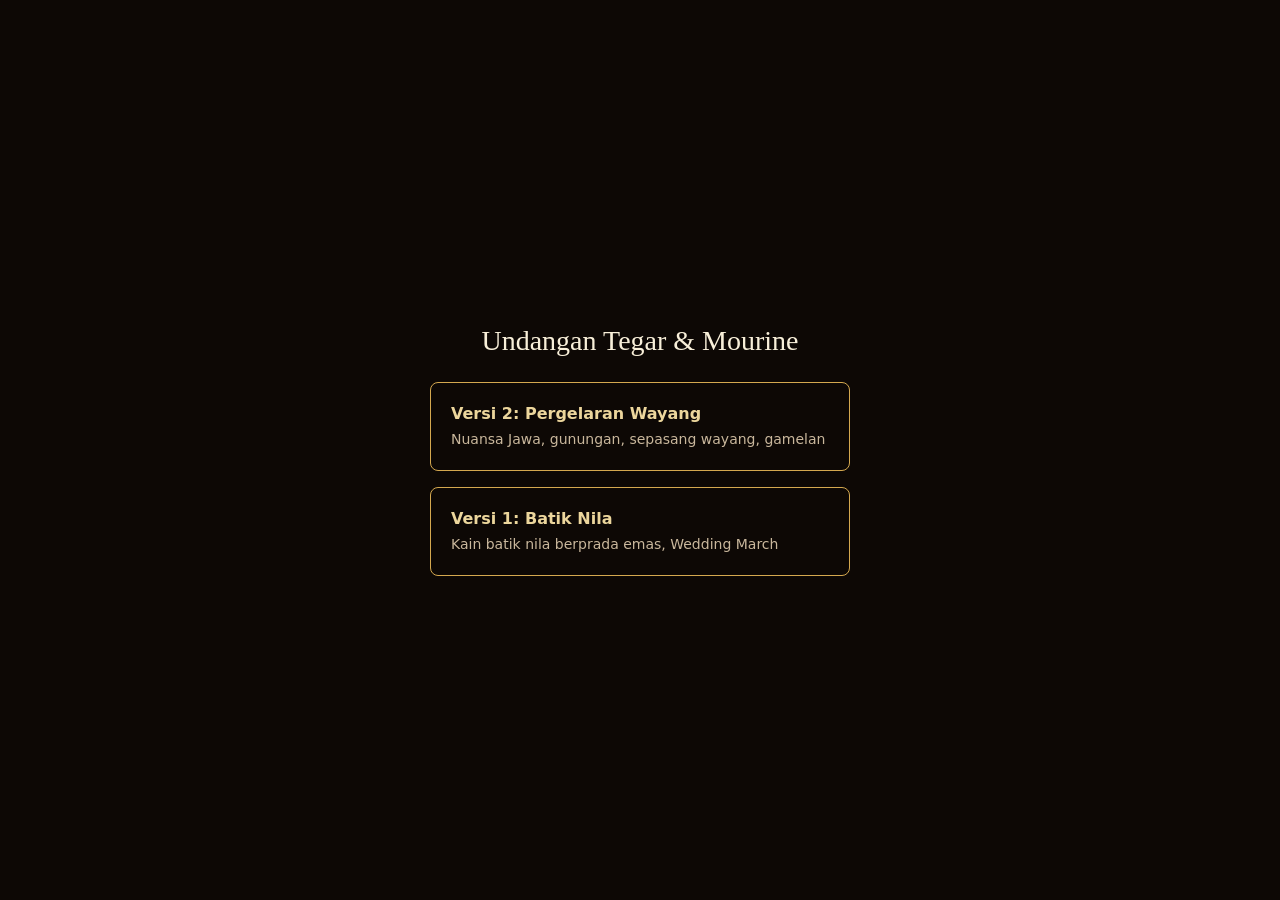
<file: index.html>
<!DOCTYPE html>
<html lang="id">
<head>
<meta charset="utf-8">
<meta name="viewport" content="width=device-width, initial-scale=1">
<meta name="robots" content="noindex">
<title>Undangan Tegar & Mourine</title>
<style>
  body { margin: 0; min-height: 100vh; display: grid; place-items: center; background: #0d0805; color: #f8efd9; font: 16px/1.6 system-ui, sans-serif; }
  main { display: grid; gap: 16px; padding: 32px 24px; width: min(100%, 420px); text-align: center; }
  h1 { font: 400 28px/1.2 Georgia, serif; margin: 0 0 8px; }
  a { display: block; padding: 18px 20px; border: 1px solid #d4a84f; border-radius: 8px; color: inherit; text-decoration: none; text-align: left; }
  a:hover, a:focus-visible { background: rgba(212, 168, 79, .14); outline: none; }
  b { display: block; color: #ecd69c; } span { font-size: 14px; color: #c9b79c; }
</style>
</head>
<body>
<main>
  <h1>Undangan Tegar &amp; Mourine</h1>
  <a href="v2/" data-v><b>Versi 2: Pergelaran Wayang</b><span>Nuansa Jawa, gunungan, sepasang wayang, gamelan</span></a>
  <a href="v1/" data-v><b>Versi 1: Batik Nila</b><span>Kain batik nila berprada emas, Wedding March</span></a>
</main>
<script>
  // teruskan ?to=Nama+Tamu ke versi yang dipilih
  document.querySelectorAll('[data-v]').forEach(function (a) { a.href += location.search; });
</script>
</body>
</html>
</file>
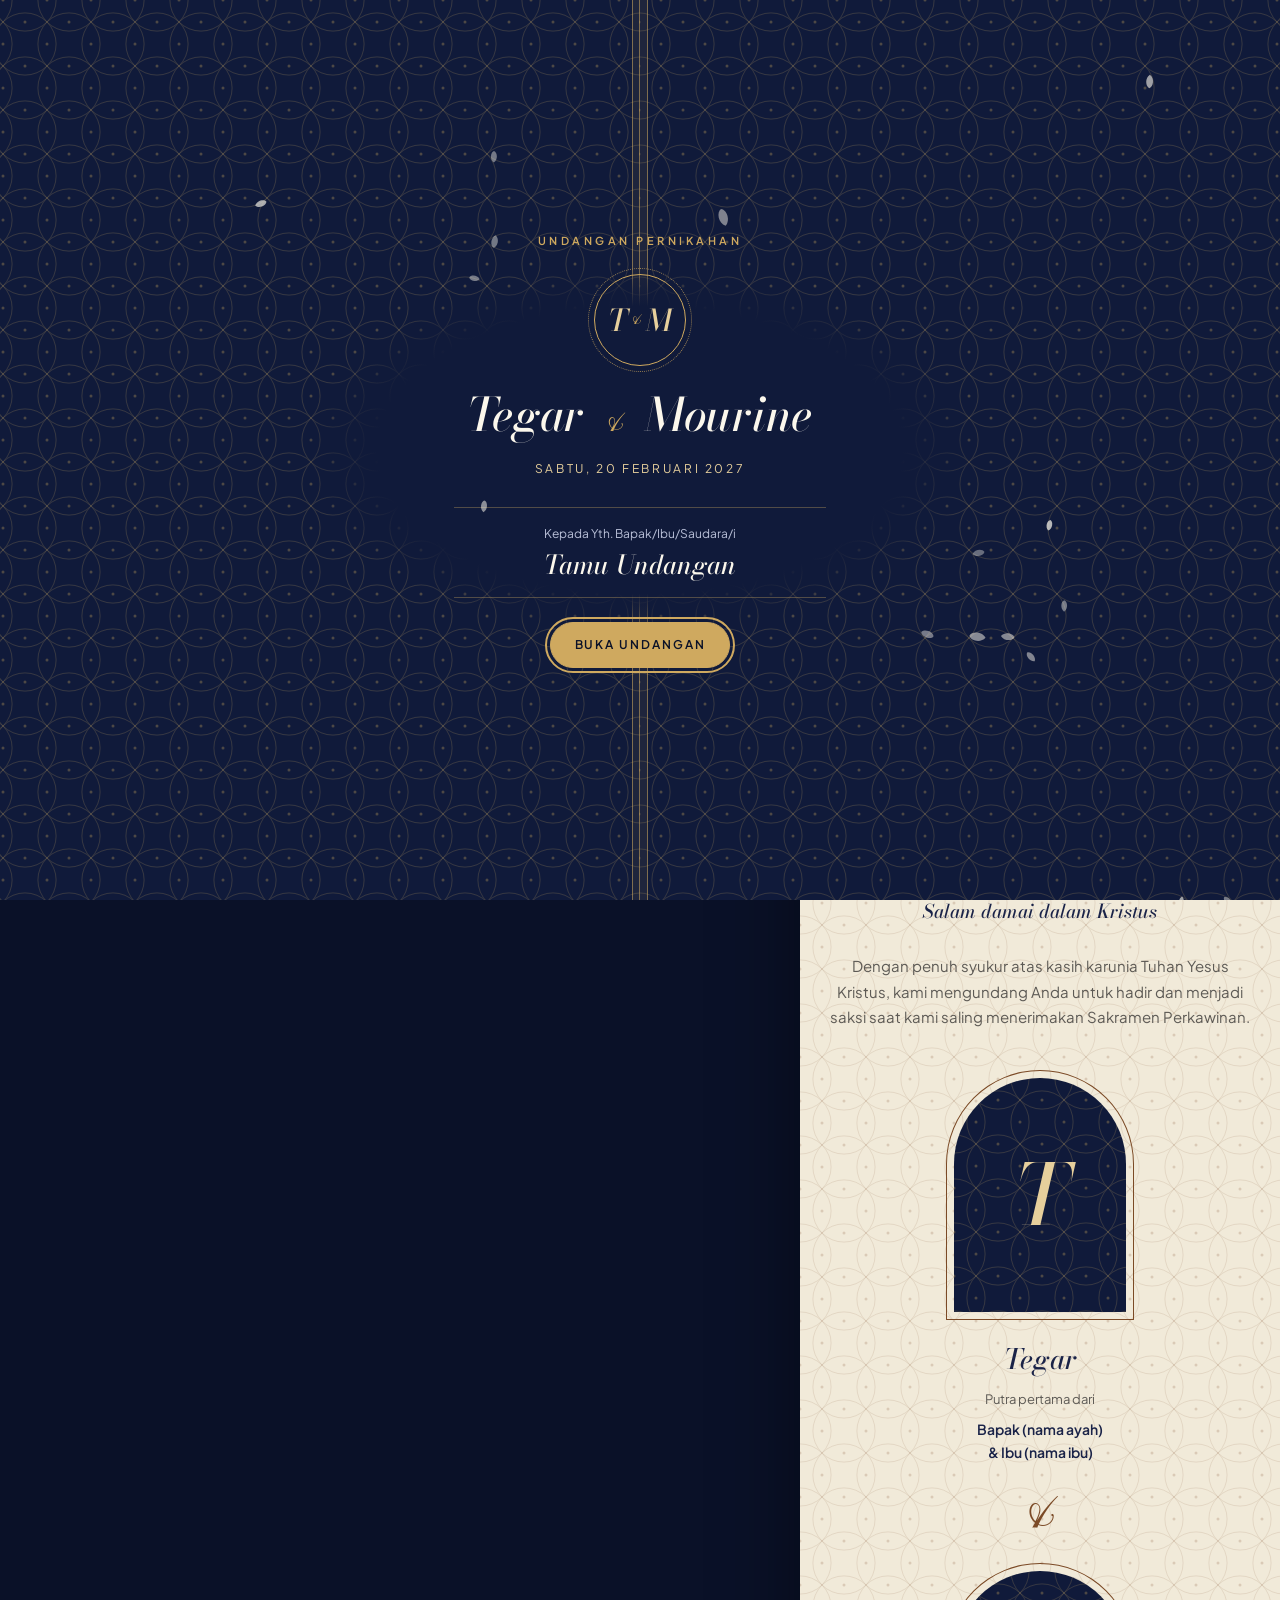
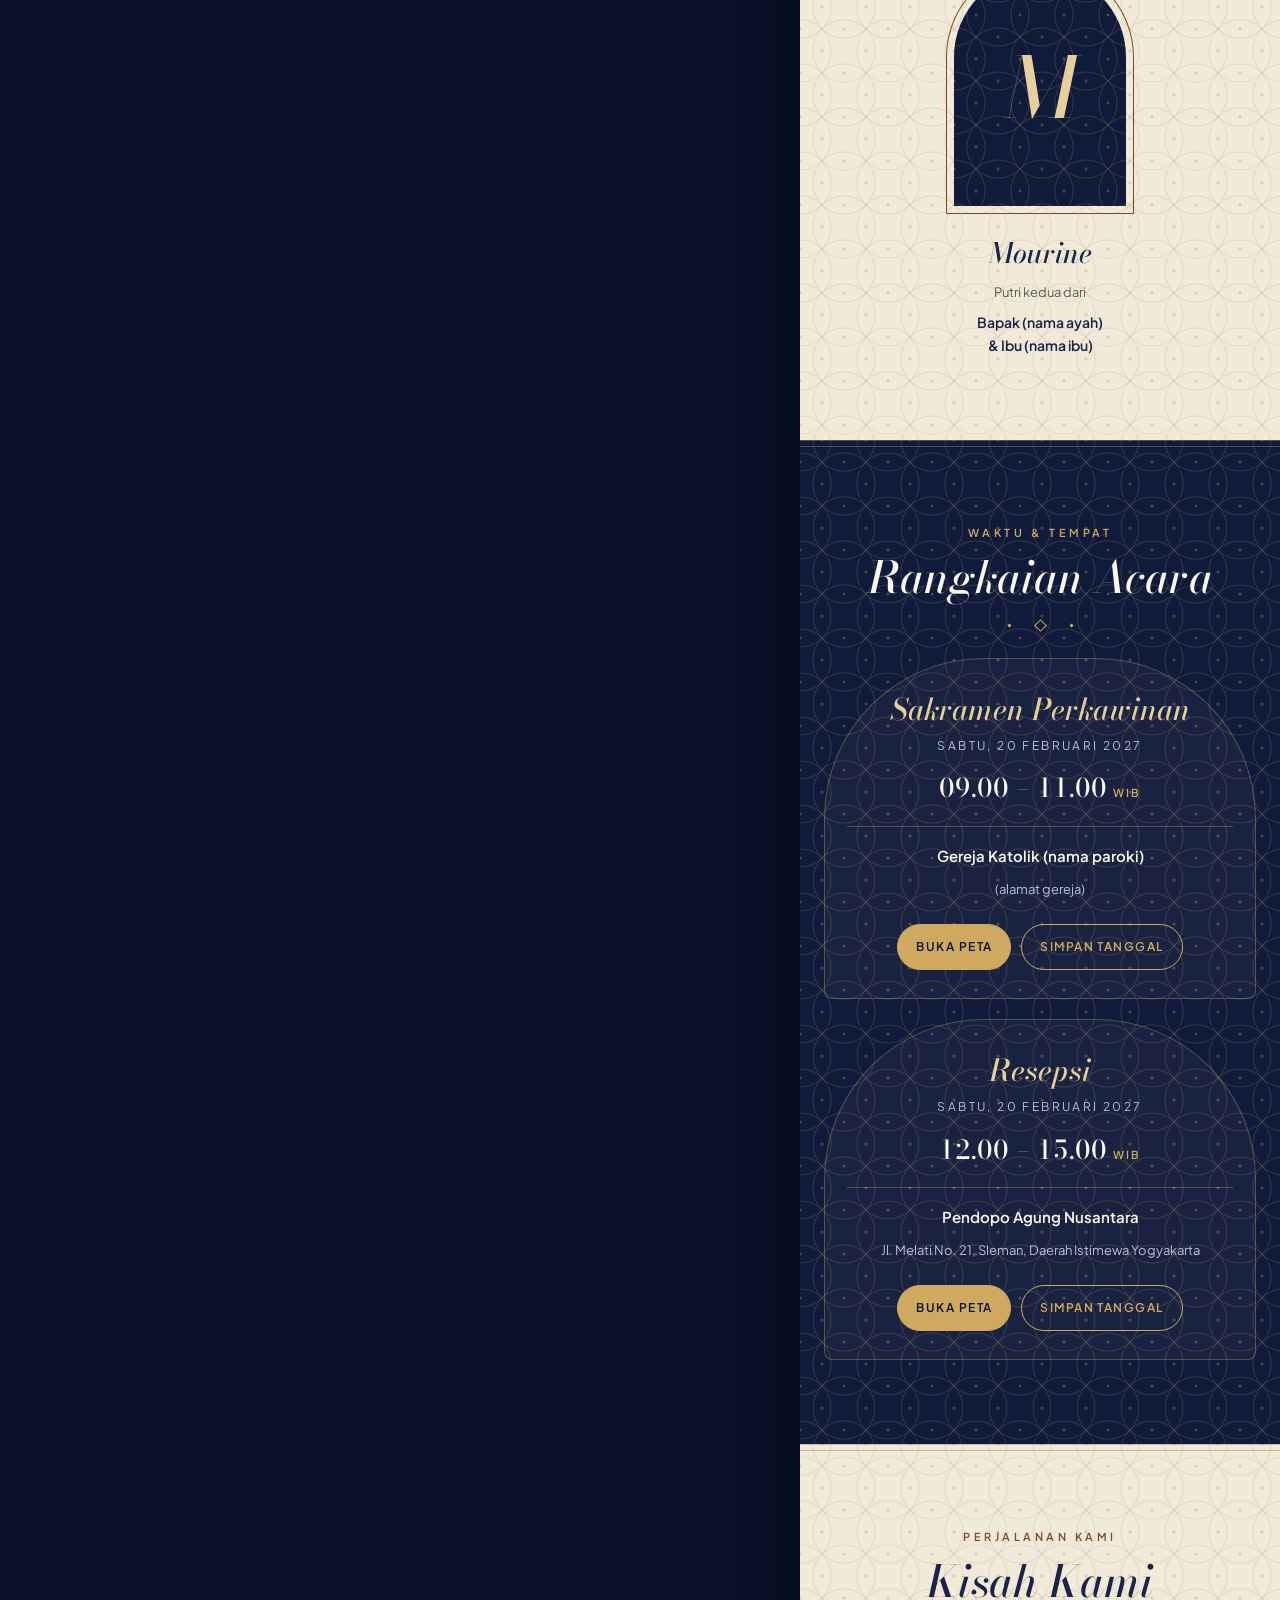
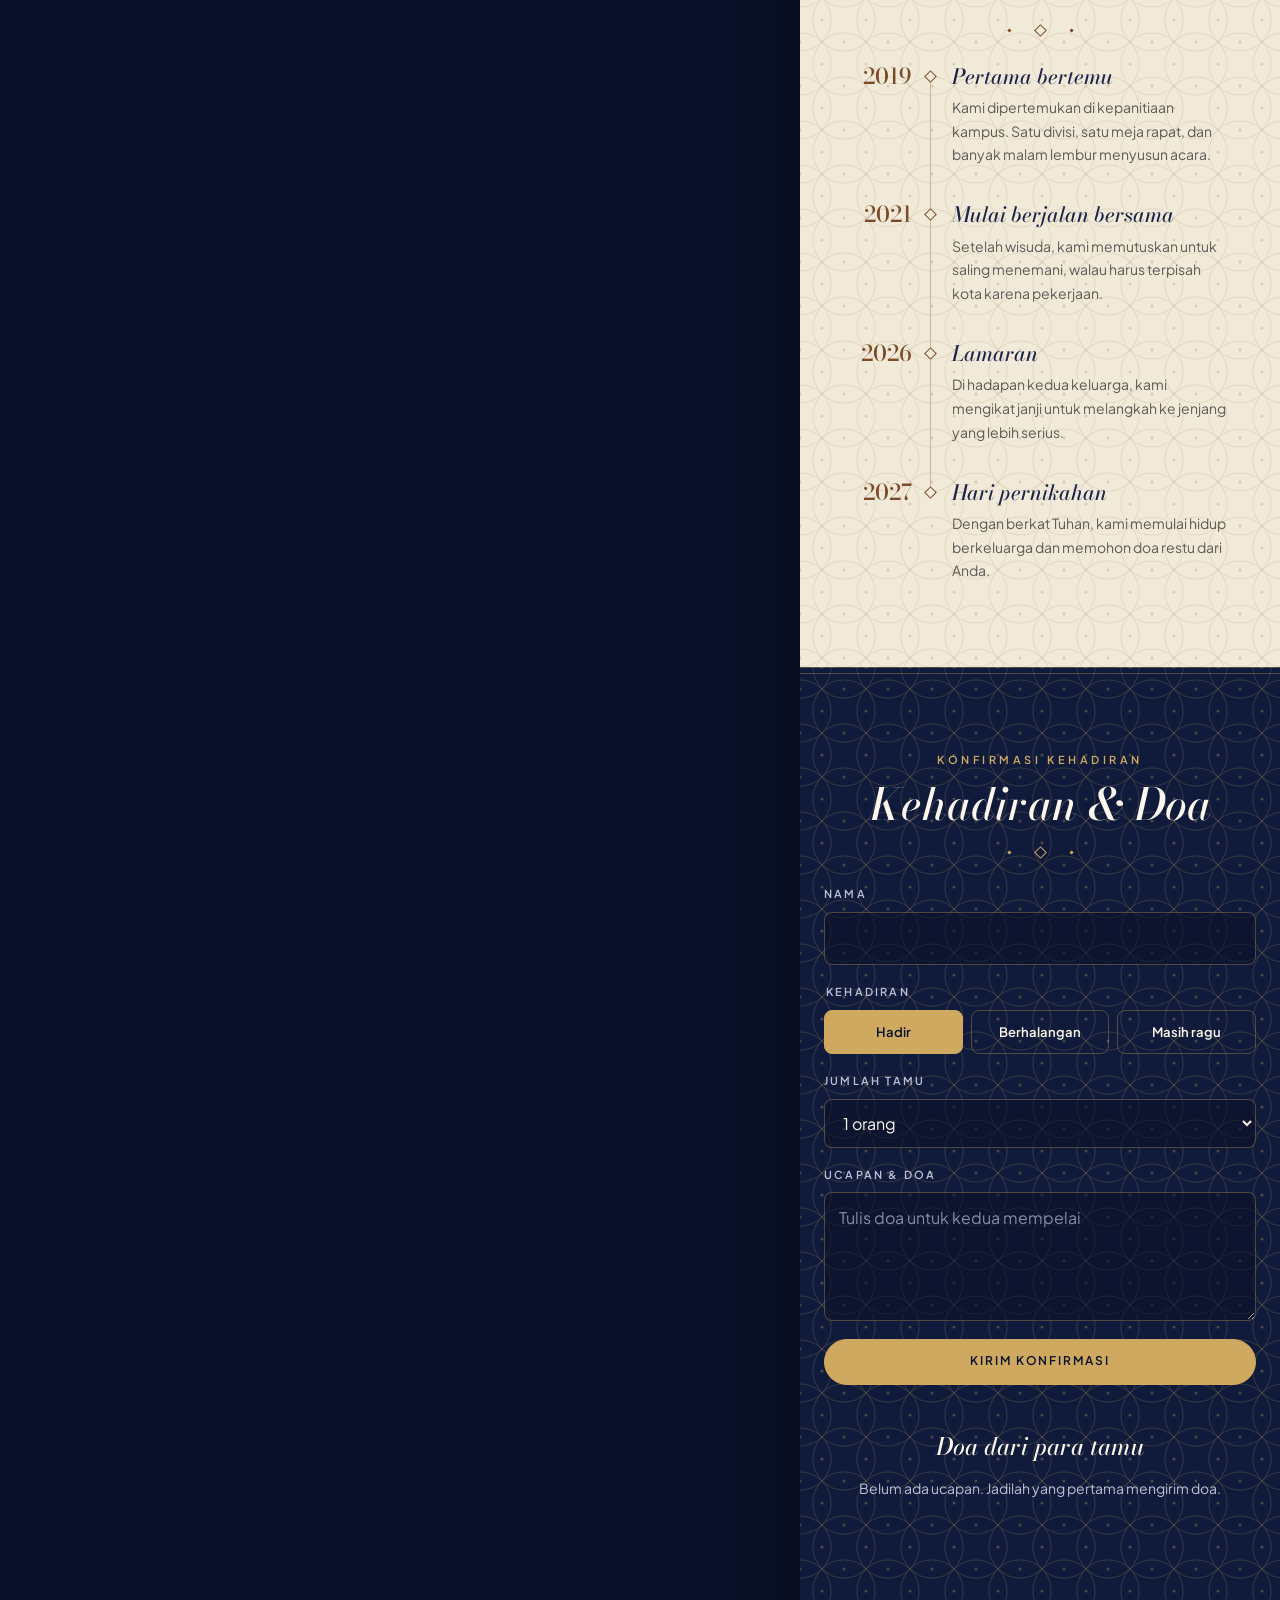
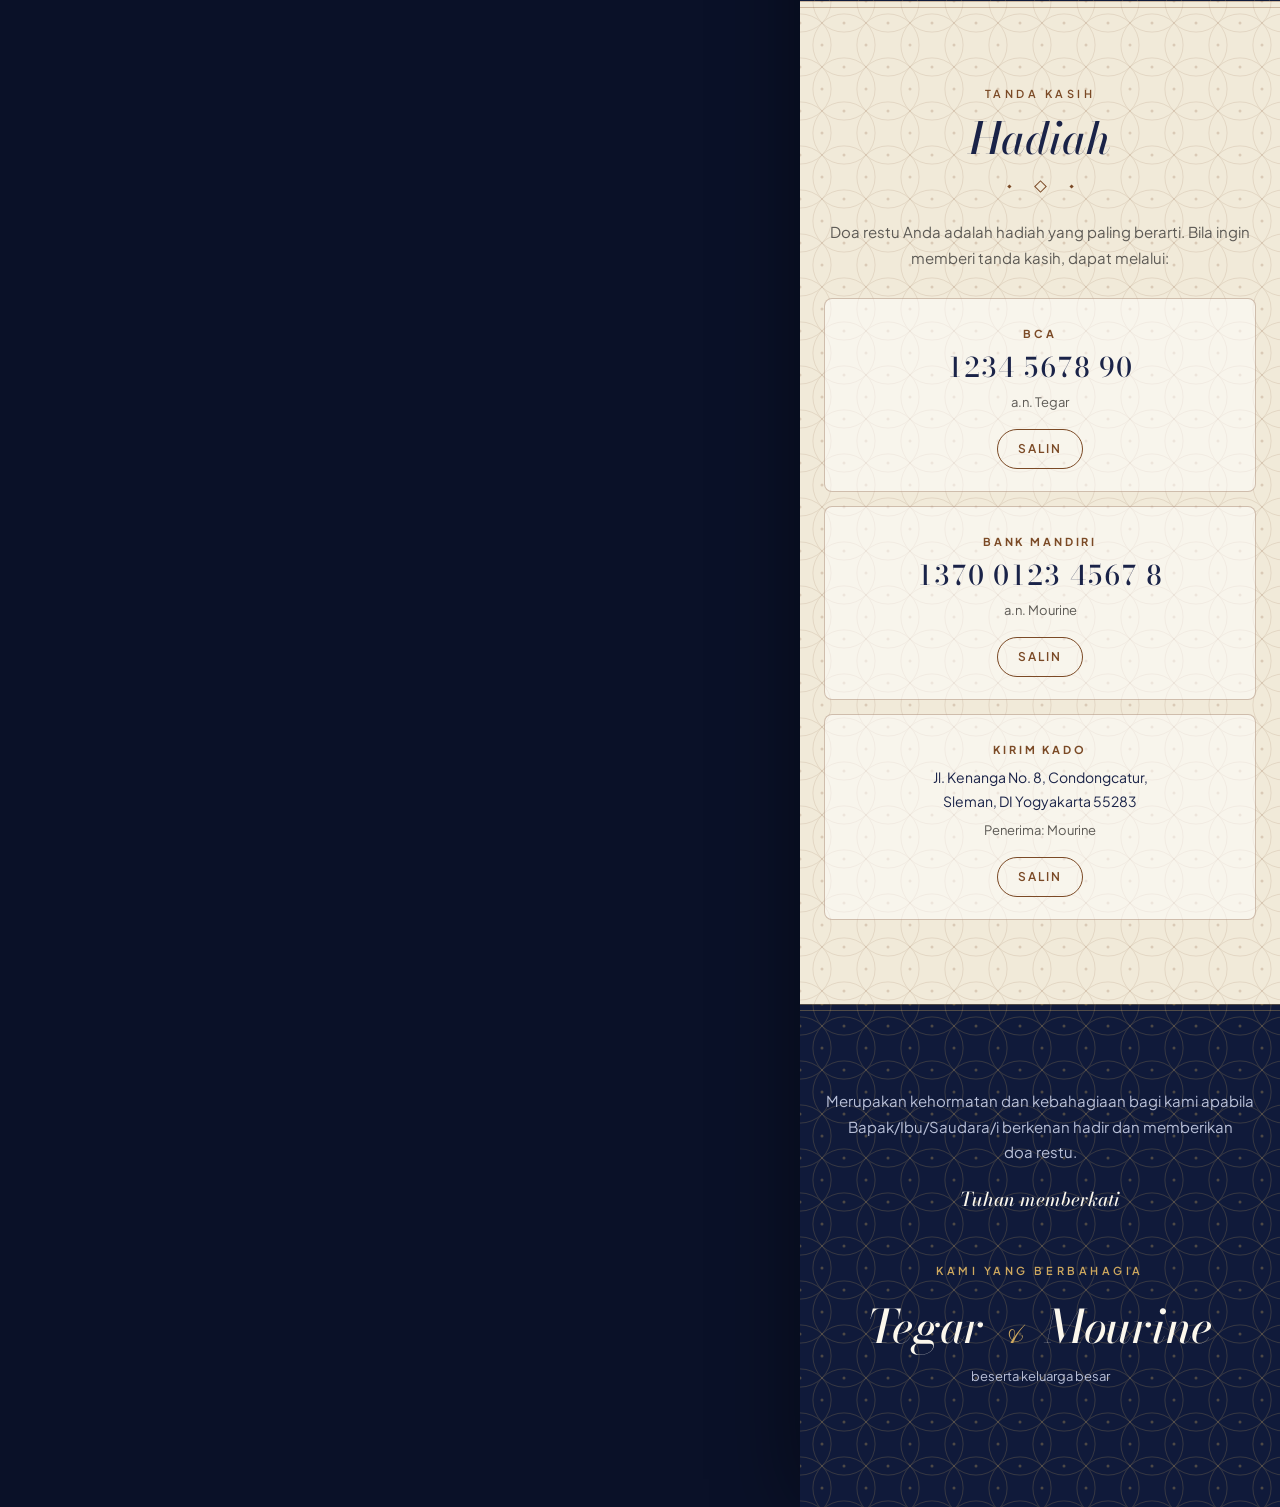
<file: v1/index.html>
<!DOCTYPE html>
<html lang="id">
<head>
<meta charset="utf-8">
<meta name="viewport" content="width=device-width, initial-scale=1, viewport-fit=cover">
<title>Undangan Tegar & Mourine</title>
<meta name="claude:viewport-fit-sides" content="cover">
<meta name="description" content="Undangan pernikahan Tegar & Mourine, Sabtu 20 Februari 2027.">
<meta property="og:title" content="Undangan Pernikahan Tegar & Mourine">
<meta property="og:description" content="Sabtu, 20 Februari 2027. Kami mengundang Anda untuk hadir dan memberi doa restu.">
<meta name="theme-color" content="#101a3a">
<link rel="preconnect" href="https://fonts.googleapis.com">
<link rel="preconnect" href="https://fonts.gstatic.com" crossorigin>
<link rel="stylesheet" href="https://fonts.googleapis.com/css2?family=Bodoni+Moda:ital,opsz,wght@0,6..96,400..700;1,6..96,400..700&family=Pinyon+Script&family=Plus+Jakarta+Sans:wght@400;500;600;700&display=swap">
<link rel="stylesheet" href="assets/css/style.css">
</head>
<body>
<!--BODY-->
<canvas id="petals" aria-hidden="true"></canvas>

<!-- Sampul -->
<div class="cover" id="cover" role="dialog" aria-modal="true" aria-label="Sampul undangan">
  <div class="cover__panel cover__panel--l" aria-hidden="true"></div>
  <div class="cover__panel cover__panel--r" aria-hidden="true"></div>
  <div class="cover__body">
    <p class="eyebrow">Undangan Pernikahan</p>
    <div class="seal" aria-hidden="true"><span data-initial="first"></span><i>&amp;</i><span data-initial="second"></span></div>
    <h1 class="names"><span data-t="couple.first.nick"></span> <em>&amp;</em> <span data-t="couple.second.nick"></span></h1>
    <p class="cover__date" data-date="long"></p>
    <div class="cover__guest">
      <p>Kepada Yth. Bapak/Ibu/Saudara/i</p>
      <p class="guest" id="guestName">Tamu Undangan</p>
    </div>
    <button type="button" class="btn btn--solid" id="openBtn">Buka Undangan</button>
  </div>
</div>

<div class="layout">
  <!-- Panel tetap di layar lebar -->
  <aside class="poster" aria-hidden="true">
    <div class="poster__in">
      <p class="eyebrow">Pernikahan</p>
      <p class="names names--xl"><span data-t="couple.first.nick"></span><em>&amp;</em><span data-t="couple.second.nick"></span></p>
      <div class="rule"></div>
      <p class="poster__date" data-date="long"></p>
      <p class="poster__venue" data-t="events.1.venue"></p>
    </div>
  </aside>

  <main class="page" id="page">
    <!-- Pembuka -->
    <section class="sec sec--nila hero" id="pembuka">
      <div class="hero__photo" id="heroPhoto"></div>
      <div class="sec__in">
        <p class="eyebrow" data-rise>Pernikahan</p>
        <h2 class="names names--xl" data-rise><span data-t="couple.first.nick"></span><em>&amp;</em><span data-t="couple.second.nick"></span></h2>
        <p class="hero__date" data-rise data-date="long"></p>
        <div class="count" id="countdown" data-rise aria-live="off">
          <div class="count__cell"><b id="cdD">0</b><span>Hari</span></div>
          <div class="count__cell"><b id="cdH">0</b><span>Jam</span></div>
          <div class="count__cell"><b id="cdM">0</b><span>Menit</span></div>
          <div class="count__cell"><b id="cdS">0</b><span>Detik</span></div>
        </div>
        <p class="count__done" id="countDone" hidden>Puji Tuhan, acara telah berlangsung.</p>
        <blockquote class="quote reveal">
          <p data-t="quote.text"></p>
          <cite data-t="quote.source"></cite>
        </blockquote>
      </div>
    </section>

    <!-- Mempelai -->
    <section class="sec sec--mori" id="mempelai">
      <div class="sec__in">
        <p class="salam reveal" data-t="opening.salam"></p>
        <p class="lead reveal" data-t="opening.intro"></p>
        <div class="couple" id="couple"></div>
      </div>
    </section>

    <!-- Acara -->
    <section class="sec sec--nila" id="acara">
      <div class="sec__in">
        <header class="head reveal">
          <p class="eyebrow">Waktu &amp; Tempat</p>
          <h2 class="title">Rangkaian Acara</h2>
        </header>
        <div class="events" id="events"></div>
      </div>
    </section>

    <!-- Kisah -->
    <section class="sec sec--mori" id="kisah">
      <div class="sec__in">
        <header class="head reveal">
          <p class="eyebrow">Perjalanan Kami</p>
          <h2 class="title">Kisah Kami</h2>
        </header>
        <ol class="story" id="story"></ol>
      </div>
    </section>

    <!-- Galeri (muncul bila ada foto) -->
    <section class="sec sec--mori sec--tight" id="galeri" hidden>
      <div class="sec__in">
        <header class="head reveal">
          <p class="eyebrow">Momen</p>
          <h2 class="title">Galeri</h2>
        </header>
        <div class="gallery" id="gallery"></div>
      </div>
    </section>

    <!-- RSVP & ucapan -->
    <section class="sec sec--nila" id="rsvp">
      <div class="sec__in">
        <header class="head reveal">
          <p class="eyebrow">Konfirmasi Kehadiran</p>
          <h2 class="title">Kehadiran &amp; Doa</h2>
        </header>

        <form class="form reveal" id="rsvpForm" novalidate>
          <div class="field">
            <label for="rsvpName">Nama</label>
            <input id="rsvpName" name="name" type="text" maxlength="60" autocomplete="name" required>
          </div>
          <fieldset class="field">
            <legend>Kehadiran</legend>
            <div class="pills">
              <label class="pill"><input type="radio" name="attend" id="attendYes" value="hadir" checked><span>Hadir</span></label>
              <label class="pill"><input type="radio" name="attend" id="attendNo" value="tidak"><span>Berhalangan</span></label>
              <label class="pill"><input type="radio" name="attend" id="attendMaybe" value="ragu"><span>Masih ragu</span></label>
            </div>
          </fieldset>
          <div class="field" id="guestsField">
            <label for="rsvpGuests">Jumlah tamu</label>
            <select id="rsvpGuests" name="guests"></select>
          </div>
          <div class="field">
            <label for="rsvpMsg">Ucapan &amp; doa</label>
            <textarea id="rsvpMsg" name="message" rows="4" maxlength="400" placeholder="Tulis doa untuk kedua mempelai"></textarea>
          </div>
          <p class="form__err" id="rsvpErr" role="alert" hidden></p>
          <button type="submit" class="btn btn--solid btn--wide" id="rsvpSubmit">Kirim Konfirmasi</button>
        </form>

        <div class="thanks" id="rsvpThanks" hidden>
          <h3>Terima kasih, <span id="thanksName"></span>.</h3>
          <p id="thanksText"></p>
          <div class="thanks__act">
            <a class="btn btn--solid" id="waBtn" target="_blank" rel="noopener" hidden>Kirim lewat WhatsApp</a>
            <button type="button" class="btn btn--line" id="rsvpEdit">Ubah jawaban</button>
          </div>
        </div>

        <div class="wishes">
          <h3 class="wishes__title">Doa dari para tamu</h3>
          <p class="wishes__empty" id="wishesEmpty">Belum ada ucapan. Jadilah yang pertama mengirim doa.</p>
          <ul class="wishes__list" id="wishes"></ul>
        </div>
      </div>
    </section>

    <!-- Hadiah -->
    <section class="sec sec--mori" id="hadiah">
      <div class="sec__in">
        <header class="head reveal">
          <p class="eyebrow">Tanda Kasih</p>
          <h2 class="title">Hadiah</h2>
        </header>
        <p class="lead reveal" data-t="gifts.note"></p>
        <div class="gifts" id="gifts"></div>
      </div>
    </section>

    <!-- Penutup -->
    <section class="sec sec--nila closing" id="penutup">
      <div class="sec__in">
        <p class="lead reveal" data-t="closing.text"></p>
        <p class="salam reveal" data-t="closing.salam"></p>
        <p class="eyebrow reveal" data-t="closing.from"></p>
        <p class="names reveal"><span data-t="couple.first.nick"></span> <em>&amp;</em> <span data-t="couple.second.nick"></span></p>
        <p class="closing__fam reveal">beserta keluarga besar</p>
      </div>
    </section>
  </main>
</div>

<button type="button" class="music" id="musicBtn" aria-pressed="false" aria-label="Putar musik" hidden>
  <svg class="music__on" viewBox="0 0 24 24" width="20" height="20" aria-hidden="true"><path fill="currentColor" d="M9 4v10.6A3.5 3.5 0 1 0 11 18V8h7v6.6A3.5 3.5 0 1 0 20 18V4z"/></svg>
  <svg class="music__off" viewBox="0 0 24 24" width="20" height="20" aria-hidden="true"><path fill="currentColor" d="M7 5h4v14H7zm6 0h4v14h-4z"/></svg>
</button>

<dialog class="lightbox" id="lightbox" aria-label="Foto">
  <img id="lightboxImg" alt="">
  <button type="button" class="lightbox__close" id="lightboxClose" aria-label="Tutup">Tutup</button>
</dialog>

<div class="toast" id="toast" role="status" aria-live="polite" hidden></div>
<!--/BODY-->
<script src="assets/js/config.js"></script>
<script src="assets/js/app.js"></script>
</body>
</html>
</file>
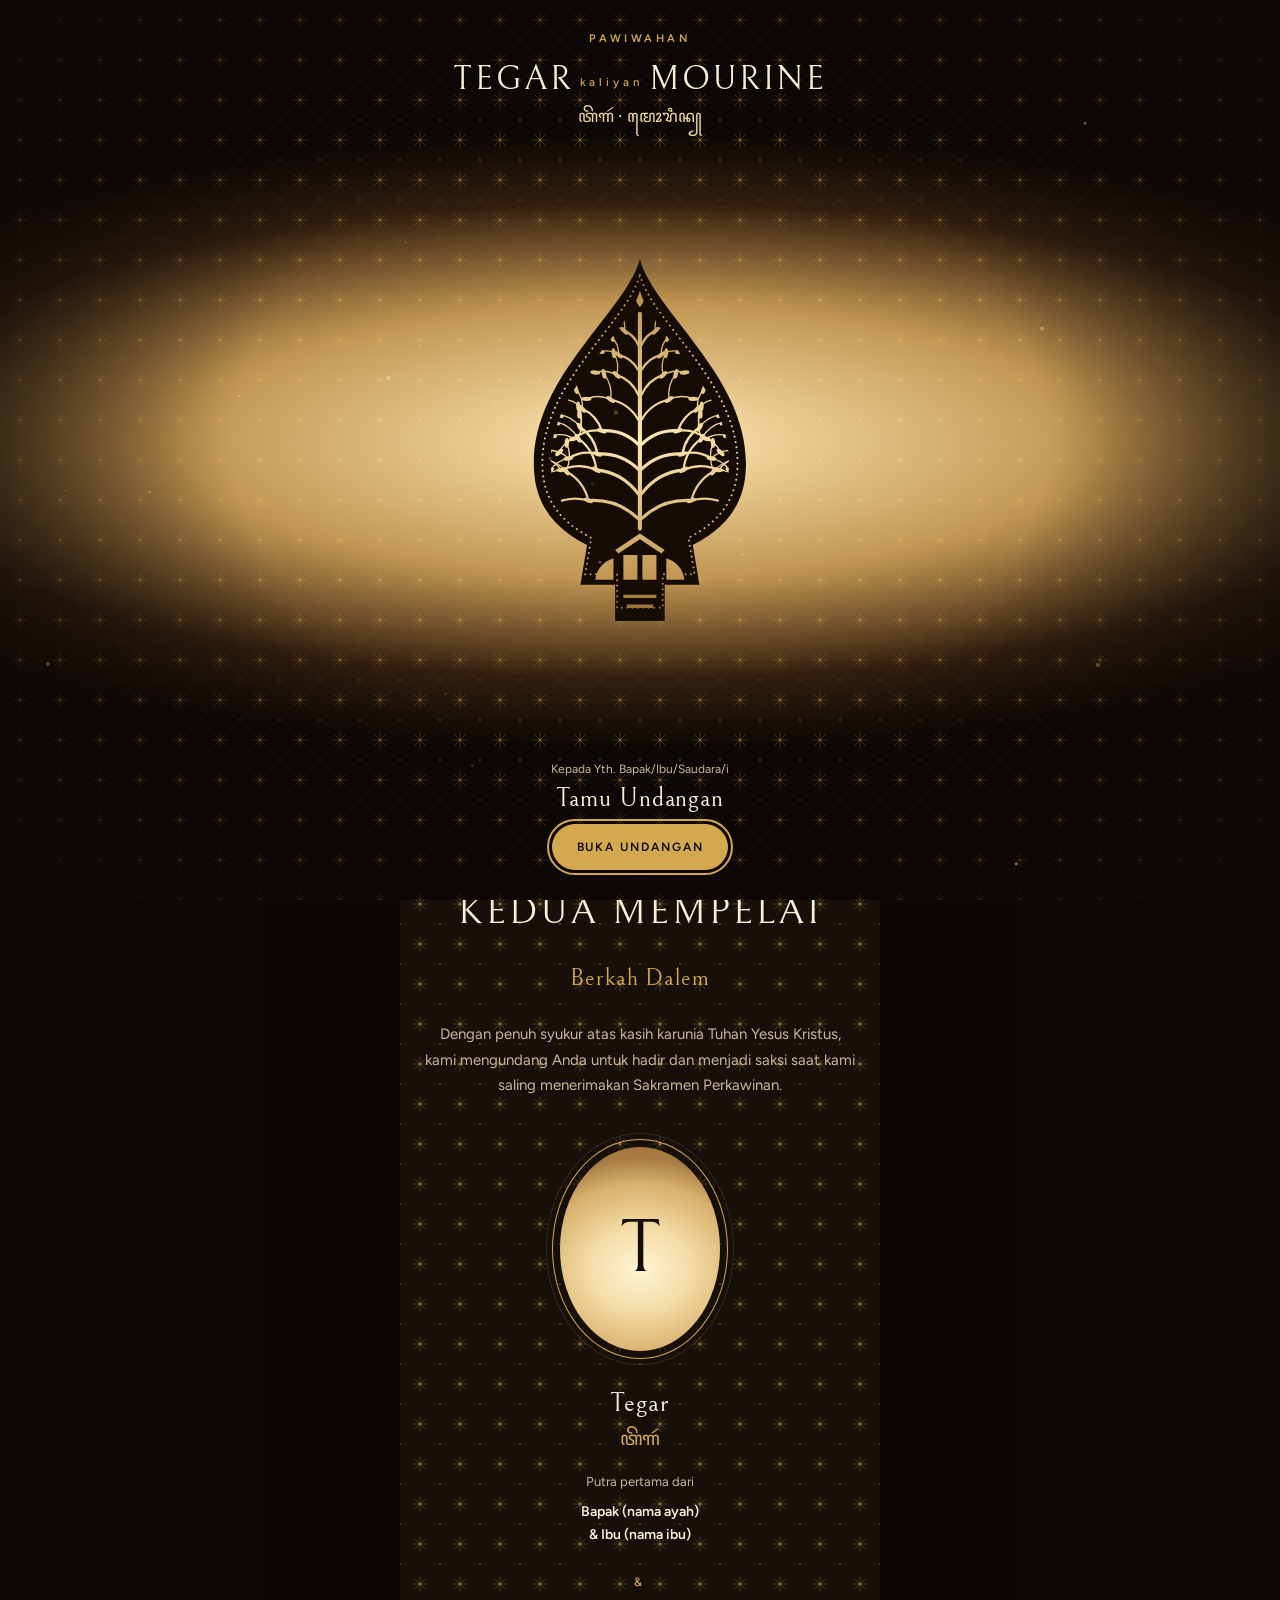
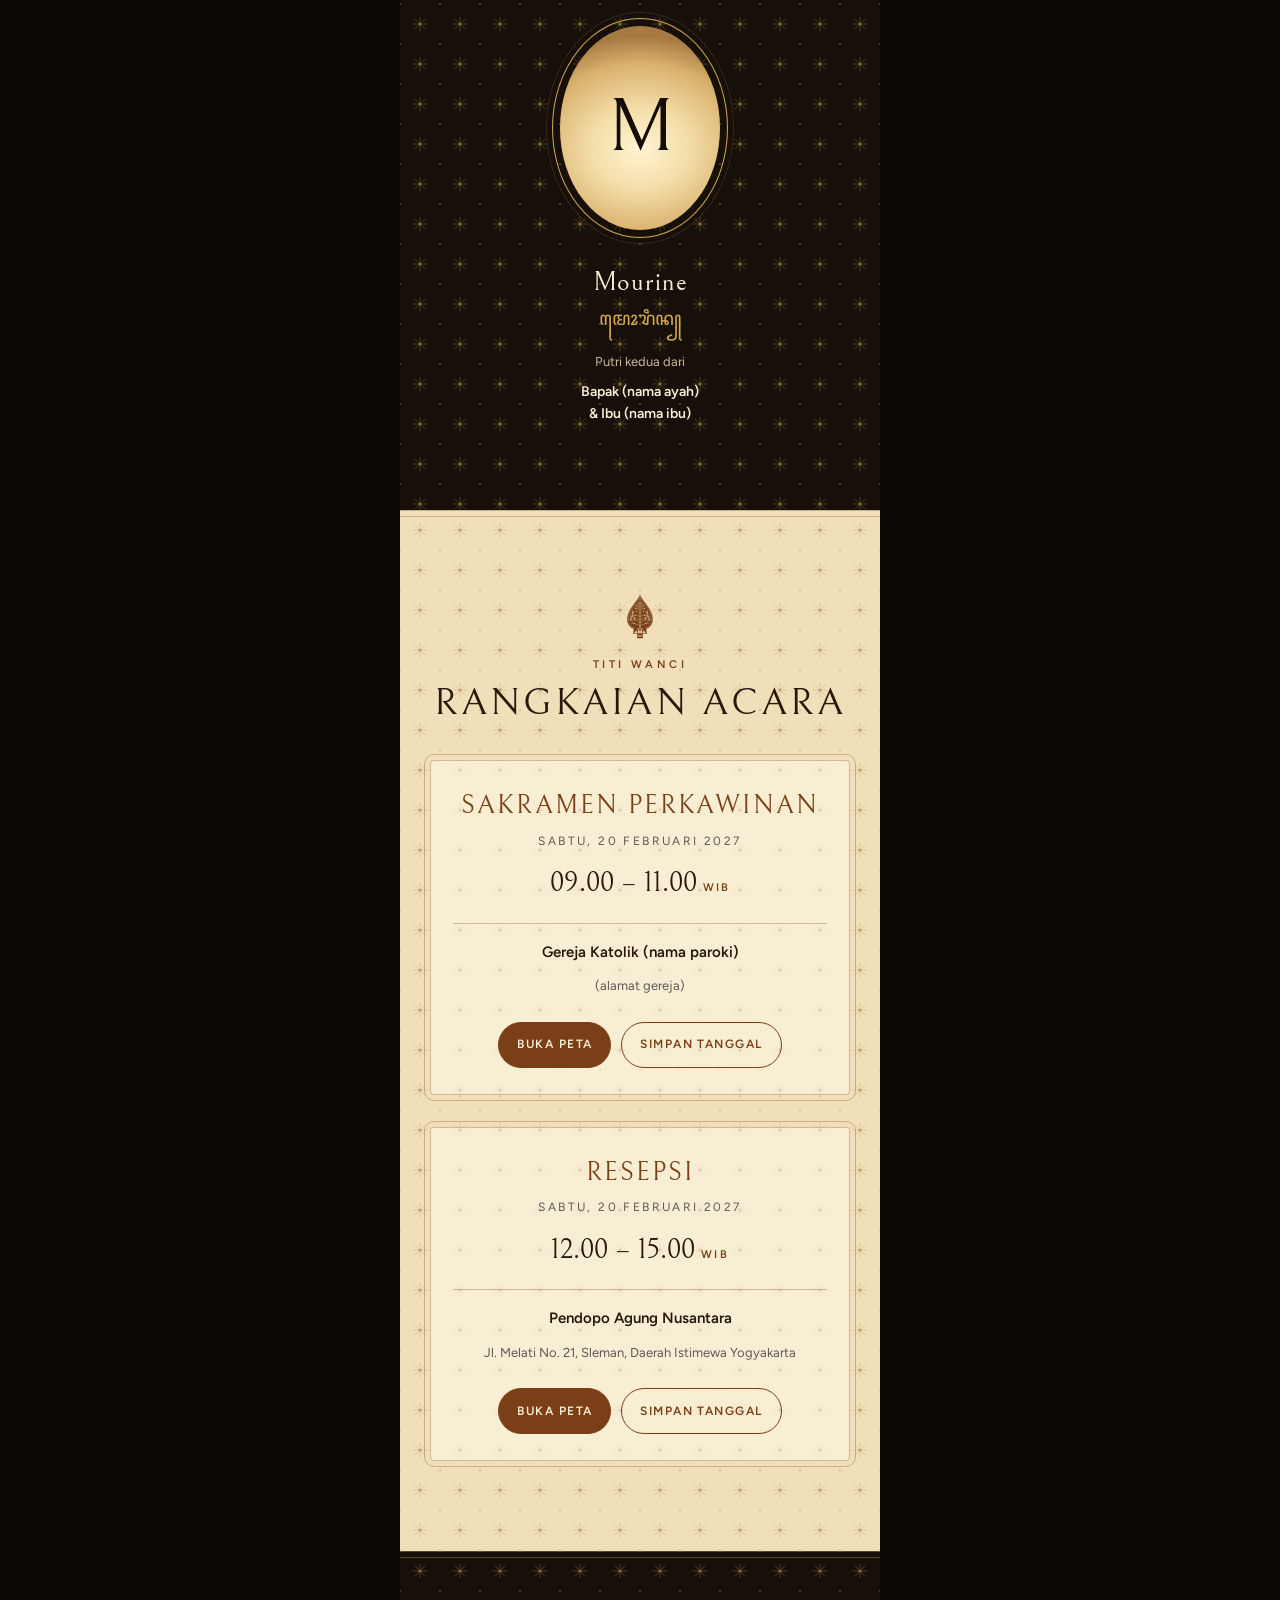
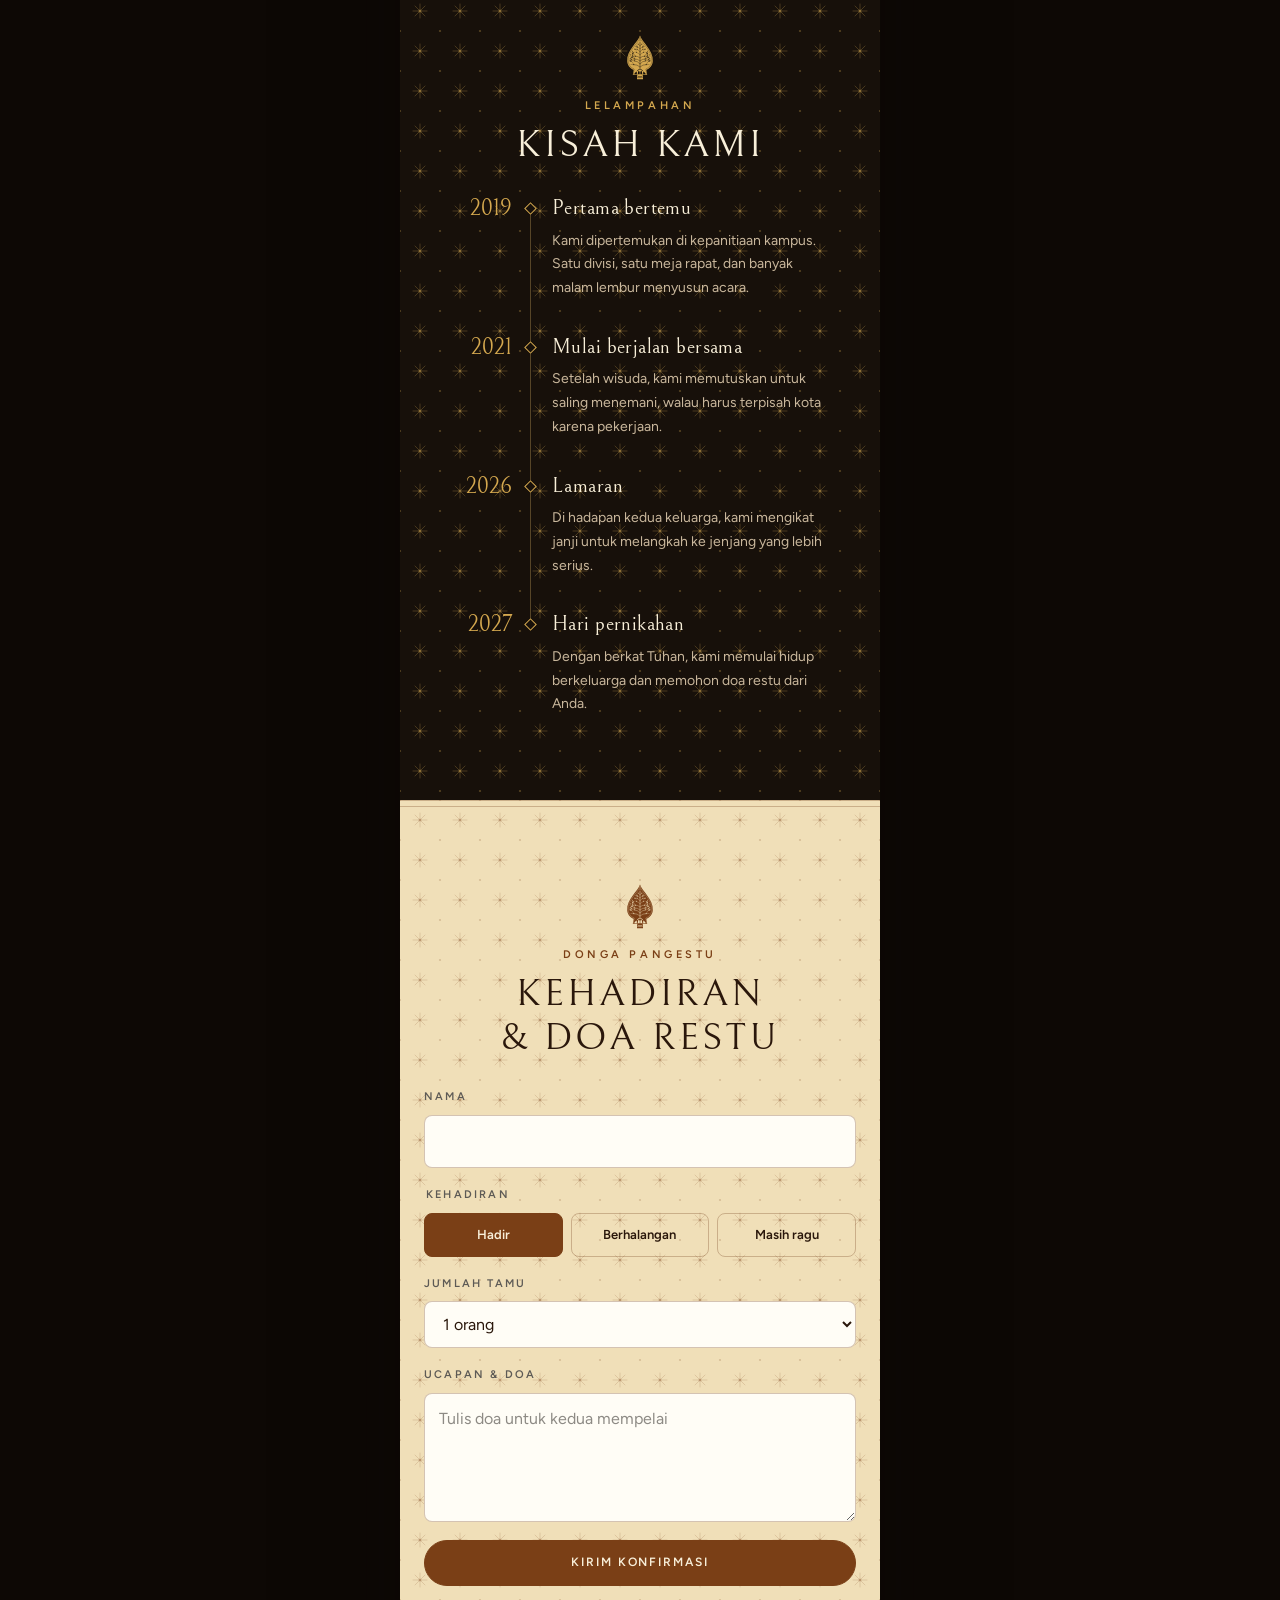
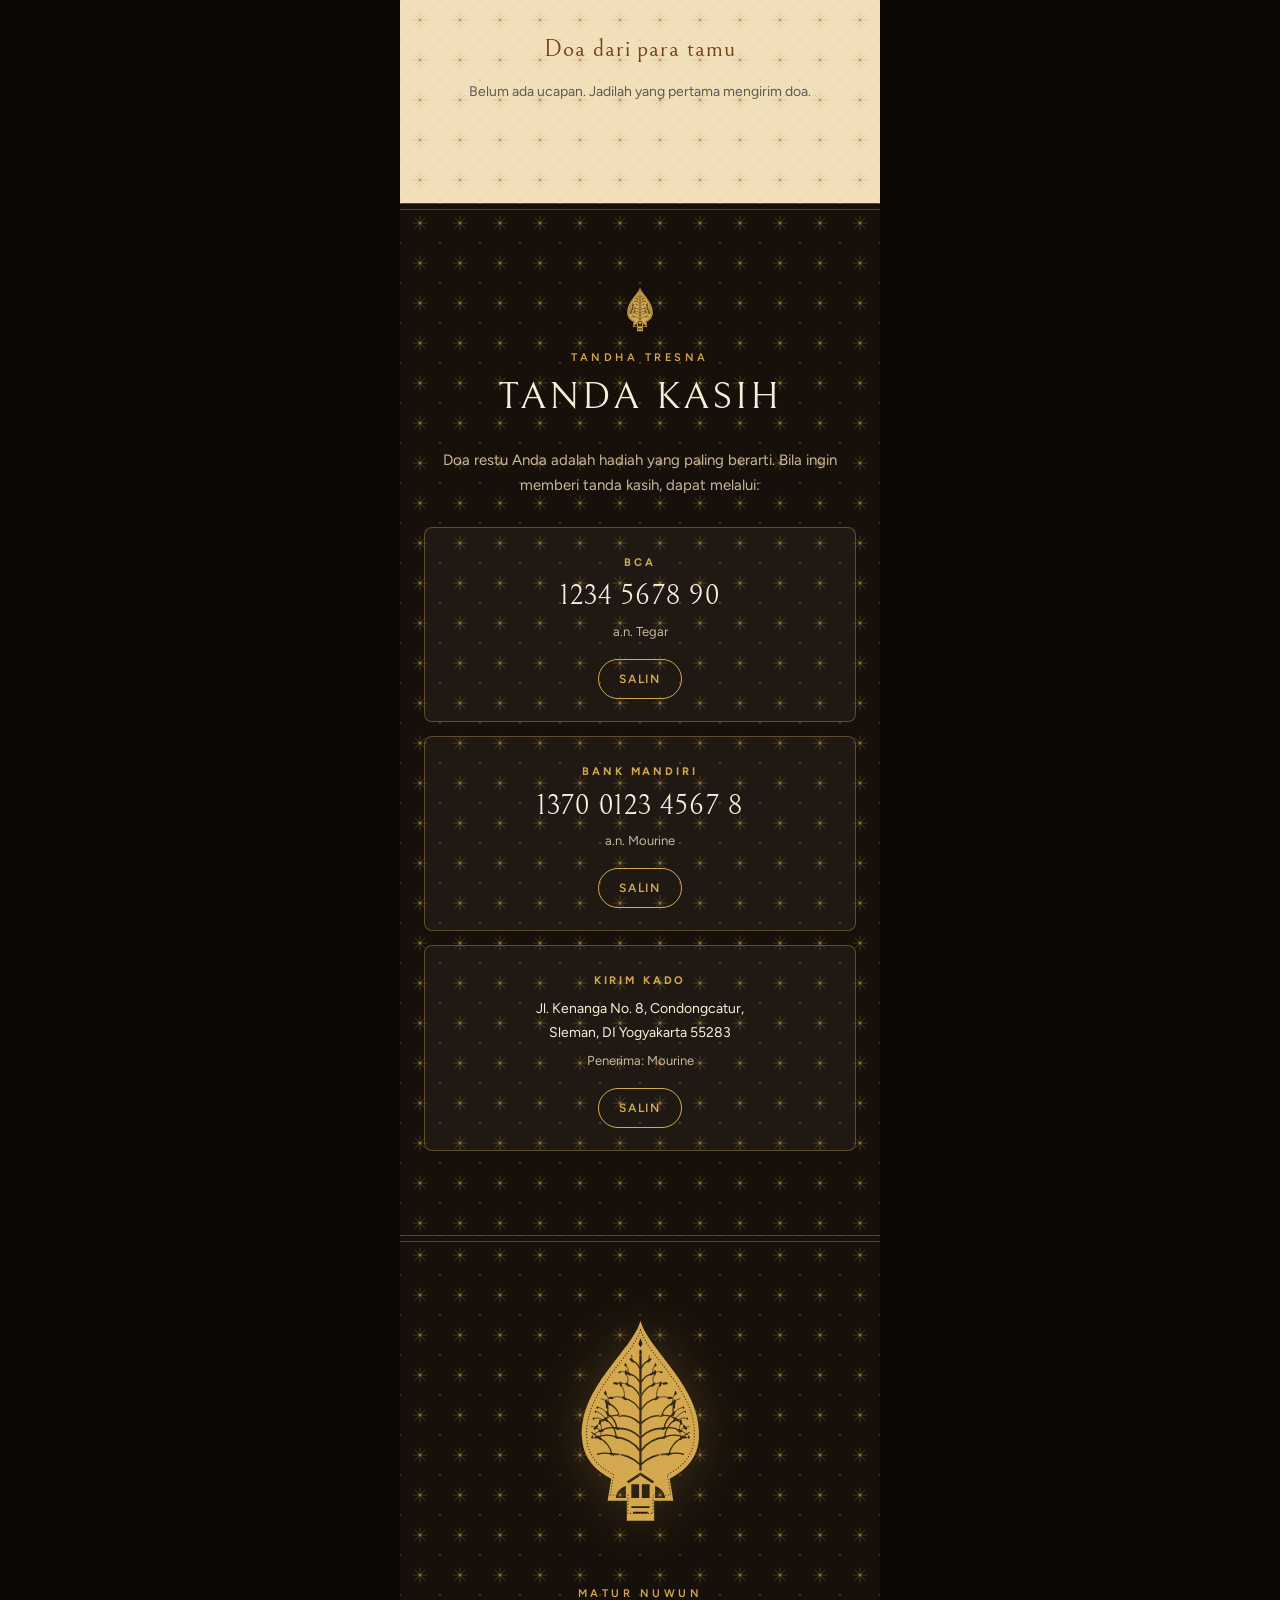
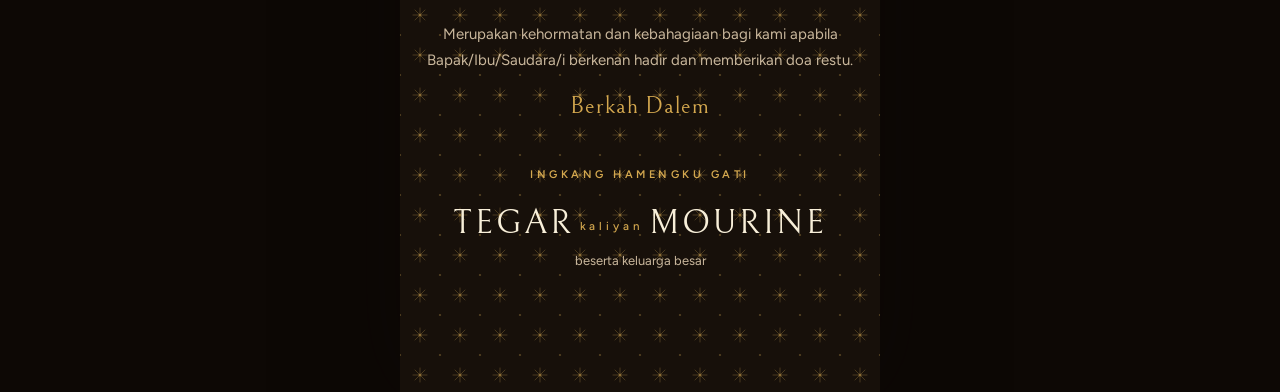
<file: v2/index.html>
<!DOCTYPE html>
<html lang="id">
<head>
<meta charset="utf-8">
<meta name="viewport" content="width=device-width, initial-scale=1, viewport-fit=cover">
<title>Pawiwahan Tegar & Mourine</title>
<meta name="claude:viewport-fit-sides" content="cover">
<meta name="description" content="Undangan pernikahan Tegar & Mourine, Sabtu 20 Februari 2027.">
<meta property="og:title" content="Pawiwahan Tegar & Mourine">
<meta property="og:description" content="Sabtu, 20 Februari 2027. Nyuwun donga pangestu: kami mengundang Anda untuk hadir dan memberi doa restu.">
<meta name="theme-color" content="#0d0805">
<link rel="preconnect" href="https://fonts.googleapis.com">
<link rel="preconnect" href="https://fonts.gstatic.com" crossorigin>
<link rel="stylesheet" href="https://fonts.googleapis.com/css2?family=Bellefair&family=Figtree:wght@400;500;600;700&family=Noto+Sans+Javanese&display=swap">
<link rel="stylesheet" href="assets/css/style.css">
</head>
<body>
<!--BODY-->
<svg class="defs" aria-hidden="true" focusable="false">
  <defs>
    <clipPath id="gn-clip"><path d="M150 4C168 70 286 150 278 262C274 318 232 340 214 350L222 398H180V442H120V398H78L86 350C68 340 26 318 22 262C14 150 132 70 150 4Z" transform="translate(150 240) scale(.84) translate(-150 -240)"/></clipPath>
    <mask id="m-gn" maskUnits="userSpaceOnUse" x="0" y="0" width="300" height="460">
      <rect width="300" height="460" fill="#fff"/>
      <path d="M150 4C168 70 286 150 278 262C274 318 232 340 214 350L222 398H180V442H120V398H78L86 350C68 340 26 318 22 262C14 150 132 70 150 4Z" transform="translate(150 240) scale(.92) translate(-150 -240)" fill="none" stroke="#000" stroke-width="2.6" stroke-dasharray="0.1 7" stroke-linecap="round"/>
      <g clip-path="url(#gn-clip)" fill="none" stroke="#000" stroke-linecap="round">
        <path d="M150 330V70" stroke-width="5"/>
        <g id="gnTree"></g>
        <path d="M150 62c-9-12-9-22 0-34c9 12 9 22 0 34z" fill="#000" stroke="none"/>
      </g>
      <g fill="#000">
        <path d="M120 356l30-20 30 20-4 4-26-17-26 17z"/>
        <path d="M130 392v-30h17v30zM153 392v-30h17v30z"/>
        <path d="M96 392c2-14 10-22 22-26v26zM204 392c-2-14-10-22-22-26v26z"/>
        <path d="M130 410h40v4h-40zM134 422h32v4h-32z"/>
      </g>
    </mask>
    <symbol id="gunungan" viewBox="0 0 300 460"><path d="M150 4C168 70 286 150 278 262C274 318 232 340 214 350L222 398H180V442H120V398H78L86 350C68 340 26 318 22 262C14 150 132 70 150 4Z" fill="currentColor" mask="url(#m-gn)"/></symbol>

    <mask id="m-kakung" maskUnits="userSpaceOnUse" x="0" y="0" width="200" height="430">
      <rect width="200" height="430" fill="#fff"/>
      <g fill="#000"><path d="M111 62q8-5 15 1q-8 3-15-1z"/><circle cx="97" cy="66" r="3"/>
        <circle cx="64" cy="222" r="3.2"/><circle cx="96" cy="214" r="2.6"/><circle cx="112" cy="232" r="2.6"/><circle cx="92" cy="244" r="2.6"/><circle cx="118" cy="262" r="2.4"/><circle cx="84" cy="276" r="2.4"/><circle cx="122" cy="292" r="2.2"/><circle cx="76" cy="300" r="2.2"/></g>
      <g fill="none" stroke="#000" stroke-linecap="round">
        <path d="M90 55C70 61 46 47 47 25" stroke-width="2"/><path d="M99 47Q111 44 121 54" stroke-width="1.6"/>
        <path d="M76 133Q100 150 126 127" stroke-width="2.2"/><path d="M84 142Q100 154 120 138" stroke-width="1.4" stroke-dasharray="0.1 4"/>
        <path d="M88 193H113" stroke-width="2.6"/><path d="M96 158l8 14M104 156l-8 16" stroke-width="1.4"/>
        <path d="M72 208l52 30M66 232l60 34M82 262l48 28M72 286l24 14" stroke-width="1.5"/>
        <path d="M54 218q9-11 18 0q-3 11-12 6" stroke-width="1.8"/>
      </g>
    </mask>
    <symbol id="wy-kakung" viewBox="0 0 200 430">
      <g mask="url(#m-kakung)" fill="currentColor" stroke="none" stroke-linecap="round" stroke-linejoin="round">
        <g fill="none" stroke="currentColor">
          <path d="M101 92V430" stroke-width="3.4"/><path d="M142 246L150 430M66 252L56 430" stroke-width="1.8"/>
          <path d="M96 50C70 62 34 46 40 20C44 2 68 0 72 16" stroke-width="13"/>
          <path d="M104 84L100 114" stroke-width="10"/>
          <path d="M128 121L152 183L140 241M70 129L50 191L66 247" stroke-width="5.5"/>
        </g>
        <path d="M152 76L124 50Q116 40 104 40Q88 44 89 64Q91 80 106 87L122 93L127 88L125 84L133 81L132 73Z"/>
        <path d="M95 56q-11 9-4 24q11-9 4-24z"/>
        <path d="M66 124Q98 104 130 114Q138 118 134 128Q120 152 112 190H88Q86 152 68 138Q62 132 66 124Z"/>
        <path d="M86 186H113C134 198 136 224 130 248L142 320L114 324L105 262L93 324L62 320L76 250C52 250 34 226 46 204C54 190 72 192 86 186Z"/>
        <path d="M112 322L142 318L172 338V344H116ZM60 318L93 322L106 338V344H58Z"/>
        <path d="M72 198L44 168L39 173L64 206Z"/>
        <path d="M139 239l11 8-2 13-9-7zM67 245l-9 10 6 11 7-13z"/>
        <circle cx="152" cy="183" r="5"/><circle cx="50" cy="191" r="5"/><circle cx="137" cy="145" r="4.6"/><circle cx="63" cy="151" r="4.6"/><circle cx="141" cy="236" r="4"/><circle cx="65" cy="243" r="4"/>
      </g>
    </symbol>

    <mask id="m-putri" maskUnits="userSpaceOnUse" x="0" y="0" width="200" height="430">
      <rect width="200" height="430" fill="#fff"/>
      <g fill="#000"><path d="M111 62q8-5 15 1q-8 3-15-1z"/><circle cx="80" cy="66" r="4"/><circle cx="80" cy="66" r="9" fill="none" stroke="#000" stroke-width="1.4" stroke-dasharray="0.1 4.4" stroke-linecap="round"/>
        <circle cx="100" cy="222" r="2.6"/><circle cx="110" cy="246" r="2.6"/><circle cx="94" cy="262" r="2.6"/><circle cx="112" cy="284" r="2.4"/><circle cx="96" cy="302" r="2.4"/><circle cx="116" cy="318" r="2.2"/></g>
      <g fill="none" stroke="#000" stroke-linecap="round">
        <path d="M80 133Q100 148 124 128" stroke-width="2.2"/><path d="M99 47Q111 44 121 54" stroke-width="1.6"/>
        <path d="M82 158Q100 166 118 156M84 170Q100 178 114 168" stroke-width="1.8"/>
        <path d="M90 193H112" stroke-width="2.6"/>
        <path d="M86 214l36 22M84 240l40 24M84 268l42 26M86 298l42 24" stroke-width="1.5"/>
      </g>
    </mask>
    <symbol id="wy-putri" viewBox="0 0 200 430">
      <g mask="url(#m-putri)" fill="currentColor" stroke="none" stroke-linecap="round" stroke-linejoin="round">
        <g fill="none" stroke="currentColor">
          <path d="M101 92V430" stroke-width="3.4"/><path d="M157 230L162 430M74 242L62 430" stroke-width="1.8"/>
          <path d="M84 80C70 108 74 138 60 170" stroke-width="9"/>
          <path d="M104 84L100 114" stroke-width="9"/>
          <path d="M124 123L146 177L156 226M74 129L58 187L74 238" stroke-width="5"/>
          <path d="M92 192C66 210 58 258 32 304" stroke-width="8"/><path d="M96 194C82 224 78 272 58 322" stroke-width="5"/>
        </g>
        <path d="M152 76L124 50Q116 40 104 40Q88 44 89 64Q91 80 106 87L122 93L127 88L125 84L133 81L132 73Z"/>
        <circle cx="80" cy="66" r="18"/><path d="M66 52q-10-8-6-20q10 6 10 18z"/>
        <path d="M72 124Q98 108 126 116Q132 120 129 128Q118 152 111 190H90Q88 152 74 138Q68 132 72 124Z"/>
        <path d="M88 186H112C126 200 128 232 124 262L130 322L158 338V344H74L62 336L82 322L80 258C76 226 80 200 88 186Z"/>
        <path d="M155 224l10-6 2 12-9 6zM75 236l-8 10 6 10 7-12z"/>
        <circle cx="146" cy="177" r="4.4"/><circle cx="58" cy="187" r="4.4"/><circle cx="132" cy="144" r="4"/><circle cx="68" cy="151" r="4"/>
      </g>
    </symbol>
  </defs>
</svg>
<canvas id="petals" aria-hidden="true"></canvas>

<!-- Sampul: gunungan di depan kelir -->
<div class="cover" id="cover" role="dialog" aria-modal="true" aria-label="Sampul undangan">
  <div class="cover__top">
    <p class="eyebrow" lang="jv">Pawiwahan</p>
    <h1 class="names"><span data-t="couple.first.nick"></span><em lang="jv">kaliyan</em><span data-t="couple.second.nick"></span></h1>
    <p class="aksara" lang="jv" aria-hidden="true"><span data-t="couple.first.aksara"></span> · <span data-t="couple.second.aksara"></span></p>
  </div>
  <div class="cover__gn"><svg class="gn " viewBox="0 0 300 460" aria-hidden="true"><use href="#gunungan"/></svg></div>
  <div class="cover__bottom">
    <div class="cover__guest">
      <p>Kepada Yth. Bapak/Ibu/Saudara/i</p>
      <p class="guest" id="guestName">Tamu Undangan</p>
    </div>
    <button type="button" class="btn btn--solid" id="openBtn">Buka Undangan</button>
  </div>
</div>

<!-- Layar lebar: kelir dengan sepasang wayang mengapit kolom -->
<div class="wings" aria-hidden="true">
      <div class="puppet puppet--l"><svg class="wy" viewBox="0 0 200 430"><use href="#wy-kakung"/></svg></div>
      <div class="puppet puppet--r"><div class="flip"><svg class="wy" viewBox="0 0 200 430"><use href="#wy-putri"/></svg></div></div>
  <div class="gedebog"></div>
</div>

<div class="layout">
  <main class="page" id="page">
    <!-- Pembuka -->
    <section class="sec sec--kelir hero" id="pembuka">
      <div class="hero__photo" id="heroPhoto" hidden></div>
      <div class="sec__in">
        <p class="eyebrow" data-rise lang="jv">Pawiwahan</p>
        <h2 class="names names--xl" data-rise><span data-t="couple.first.nick"></span><em lang="jv">kaliyan</em><span data-t="couple.second.nick"></span></h2>
        <p class="aksara" data-rise lang="jv" aria-hidden="true"><span data-t="couple.first.aksara"></span> · <span data-t="couple.second.aksara"></span></p>
        <p class="hero__date" data-rise data-date="long"></p>
        <div class="count" id="countdown" data-rise aria-live="off">
          <div class="count__cell"><b id="cdD">0</b><span>Hari</span></div>
          <div class="count__cell"><b id="cdH">0</b><span>Jam</span></div>
          <div class="count__cell"><b id="cdM">0</b><span>Menit</span></div>
          <div class="count__cell"><b id="cdS">0</b><span>Detik</span></div>
        </div>
        <p class="count__done" id="countDone" hidden>Puji Tuhan, acara telah berlangsung.</p>
      </div>
      <div class="stage" aria-hidden="true">
      <div class="puppet puppet--l"><svg class="wy" viewBox="0 0 200 430"><use href="#wy-kakung"/></svg></div>
      <div class="puppet puppet--r"><div class="flip"><svg class="wy" viewBox="0 0 200 430"><use href="#wy-putri"/></svg></div></div>
        <div class="gedebog"></div>
      </div>
    </section>

    <!-- Mempelai -->
    <section class="sec sec--wengi" id="mempelai">
      <div class="sec__in">
        <blockquote class="quote reveal">
          <p data-t="quote.text"></p>
          <cite data-t="quote.source"></cite>
        </blockquote>
        <header class="head reveal">
          <svg class="gn gn--mini" viewBox="0 0 300 460" aria-hidden="true"><use href="#gunungan"/></svg>
          <p class="eyebrow" lang="jv">Temanten Kekalih</p>
          <h2 class="title">Kedua Mempelai</h2>
        </header>
        <p class="salam reveal" lang="jv" data-t="opening.salam"></p>
        <p class="lead reveal" data-t="opening.intro"></p>
        <div class="couple" id="couple"></div>
      </div>
    </section>

    <!-- Acara -->
    <section class="sec sec--kelir" id="acara">
      <div class="sec__in">
        <header class="head reveal">
          <svg class="gn gn--mini" viewBox="0 0 300 460" aria-hidden="true"><use href="#gunungan"/></svg>
          <p class="eyebrow" lang="jv">Titi Wanci</p>
          <h2 class="title">Rangkaian Acara</h2>
        </header>
        <div class="events" id="events"></div>
      </div>
    </section>

    <!-- Kisah -->
    <section class="sec sec--wengi" id="kisah">
      <div class="sec__in">
        <header class="head reveal">
          <svg class="gn gn--mini" viewBox="0 0 300 460" aria-hidden="true"><use href="#gunungan"/></svg>
          <p class="eyebrow" lang="jv">Lelampahan</p>
          <h2 class="title">Kisah Kami</h2>
        </header>
        <ol class="story" id="story"></ol>
      </div>
    </section>

    <!-- Galeri (muncul bila ada foto) -->
    <section class="sec sec--wengi sec--tight" id="galeri" hidden>
      <div class="sec__in">
        <header class="head reveal">
          <svg class="gn gn--mini" viewBox="0 0 300 460" aria-hidden="true"><use href="#gunungan"/></svg>
          <p class="eyebrow" lang="jv">Gambar</p>
          <h2 class="title">Galeri</h2>
        </header>
        <div class="gallery" id="gallery"></div>
      </div>
    </section>

    <!-- RSVP & ucapan -->
    <section class="sec sec--kelir" id="rsvp">
      <div class="sec__in">
        <header class="head reveal">
          <svg class="gn gn--mini" viewBox="0 0 300 460" aria-hidden="true"><use href="#gunungan"/></svg>
          <p class="eyebrow" lang="jv">Donga Pangestu</p>
          <h2 class="title">Kehadiran &amp; Doa Restu</h2>
        </header>

        <form class="form reveal" id="rsvpForm" novalidate>
          <div class="field">
            <label for="rsvpName">Nama</label>
            <input id="rsvpName" name="name" type="text" maxlength="60" autocomplete="name" required>
          </div>
          <fieldset class="field">
            <legend>Kehadiran</legend>
            <div class="pills">
              <label class="pill"><input type="radio" name="attend" id="attendYes" value="hadir" checked><span>Hadir</span></label>
              <label class="pill"><input type="radio" name="attend" id="attendNo" value="tidak"><span>Berhalangan</span></label>
              <label class="pill"><input type="radio" name="attend" id="attendMaybe" value="ragu"><span>Masih ragu</span></label>
            </div>
          </fieldset>
          <div class="field" id="guestsField">
            <label for="rsvpGuests">Jumlah tamu</label>
            <select id="rsvpGuests" name="guests"></select>
          </div>
          <div class="field">
            <label for="rsvpMsg">Ucapan &amp; doa</label>
            <textarea id="rsvpMsg" name="message" rows="4" maxlength="400" placeholder="Tulis doa untuk kedua mempelai"></textarea>
          </div>
          <p class="form__err" id="rsvpErr" role="alert" hidden></p>
          <button type="submit" class="btn btn--solid btn--wide" id="rsvpSubmit">Kirim Konfirmasi</button>
        </form>

        <div class="thanks" id="rsvpThanks" hidden>
          <h3>Terima kasih, <span id="thanksName"></span>.</h3>
          <p id="thanksText"></p>
          <div class="thanks__act">
            <a class="btn btn--solid" id="waBtn" target="_blank" rel="noopener" hidden>Kirim lewat WhatsApp</a>
            <button type="button" class="btn btn--line" id="rsvpEdit">Ubah jawaban</button>
          </div>
        </div>

        <div class="wishes">
          <h3 class="wishes__title">Doa dari para tamu</h3>
          <p class="wishes__empty" id="wishesEmpty">Belum ada ucapan. Jadilah yang pertama mengirim doa.</p>
          <ul class="wishes__list" id="wishes"></ul>
        </div>
      </div>
    </section>

    <!-- Hadiah -->
    <section class="sec sec--wengi" id="hadiah">
      <div class="sec__in">
        <header class="head reveal">
          <svg class="gn gn--mini" viewBox="0 0 300 460" aria-hidden="true"><use href="#gunungan"/></svg>
          <p class="eyebrow" lang="jv">Tandha Tresna</p>
          <h2 class="title">Tanda Kasih</h2>
        </header>
        <p class="lead reveal" data-t="gifts.note"></p>
        <div class="gifts" id="gifts"></div>
      </div>
    </section>

    <!-- Penutup: tancep kayon, gunungan ditancapkan tanda lakon usai -->
    <section class="sec sec--wengi closing" id="penutup">
      <div class="sec__in">
        <svg class="gn gn--tancep reveal" viewBox="0 0 300 460" aria-hidden="true"><use href="#gunungan"/></svg>
        <p class="eyebrow reveal" lang="jv">Matur Nuwun</p>
        <p class="lead reveal" data-t="closing.text"></p>
        <p class="salam reveal" lang="jv" data-t="closing.salam"></p>
        <p class="eyebrow reveal" lang="jv" data-t="closing.from"></p>
        <p class="names reveal"><span data-t="couple.first.nick"></span><em lang="jv">kaliyan</em><span data-t="couple.second.nick"></span></p>
        <p class="closing__fam reveal">beserta keluarga besar</p>
      </div>
    </section>
  </main>
</div>

<button type="button" class="music" id="musicBtn" aria-pressed="false" aria-label="Putar musik" hidden>
  <svg class="music__on" viewBox="0 0 24 24" width="20" height="20" aria-hidden="true"><path fill="currentColor" d="M9 4v10.6A3.5 3.5 0 1 0 11 18V8h7v6.6A3.5 3.5 0 1 0 20 18V4z"/></svg>
  <svg class="music__off" viewBox="0 0 24 24" width="20" height="20" aria-hidden="true"><path fill="currentColor" d="M7 5h4v14H7zm6 0h4v14h-4z"/></svg>
</button>

<dialog class="lightbox" id="lightbox" aria-label="Foto">
  <img id="lightboxImg" alt="">
  <button type="button" class="lightbox__close" id="lightboxClose" aria-label="Tutup">Tutup</button>
</dialog>

<div class="toast" id="toast" role="status" aria-live="polite" hidden></div>
<!--/BODY-->
<script src="assets/js/config.js"></script>
<script src="assets/js/app.js"></script>
</body>
</html>
</file>
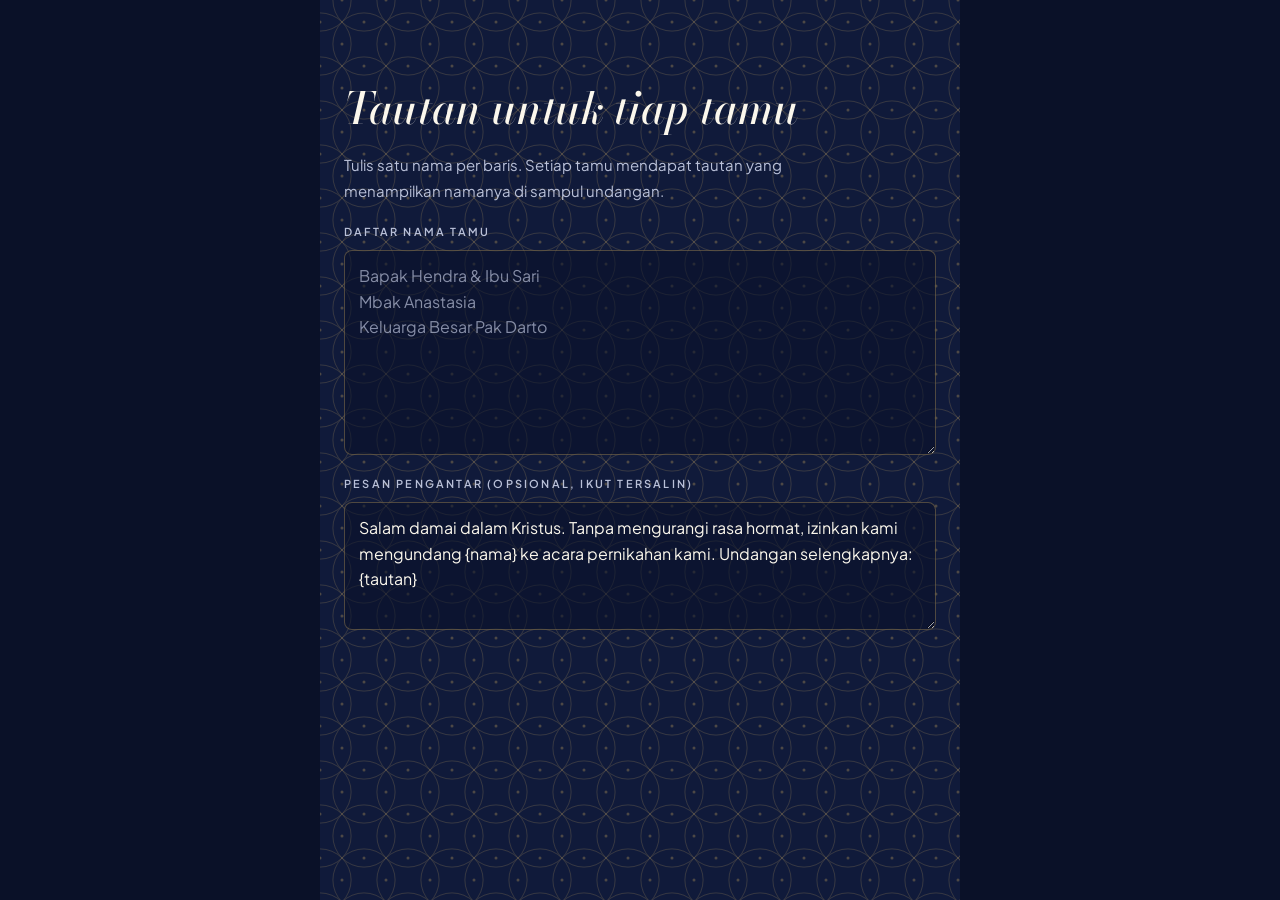
<file: tamu.html>
<!DOCTYPE html>
<html lang="id">
<head>
<meta charset="utf-8">
<meta name="viewport" content="width=device-width, initial-scale=1">
<meta name="robots" content="noindex">
<title>Pembuat Tautan Tamu</title>
<link rel="stylesheet" href="https://fonts.googleapis.com/css2?family=Bodoni+Moda:ital,opsz,wght@1,6..96,500&family=Plus+Jakarta+Sans:wght@400;600&display=swap">
<link rel="stylesheet" href="assets/css/style.css">
<style>
  .tool { max-width: 640px; margin: 0 auto; }
  .tool .sec__in { align-items: stretch; text-align: left; gap: 20px; min-height: 100vh; }
  .tool .title, .tool .lead { text-align: left; }
  .links { display: flex; flex-direction: column; }
  .link { display: grid; grid-template-columns: 1fr auto; gap: 4px 12px; align-items: center; padding-block: 14px; border-top: 1px solid var(--line); }
  .link b { overflow-wrap: anywhere; min-width: 0; }
  .link code { grid-column: 1; font-size: 12px; color: var(--muted); overflow-wrap: anywhere; min-width: 0; user-select: all; }
  .link .btn { grid-row: 1 / span 2; grid-column: 2; min-height: 38px; padding: 4px 16px; }
</style>
</head>
<body>
<main class="sec sec--nila tool">
  <div class="sec__in">
    <h1 class="title">Tautan untuk tiap tamu</h1>
    <p class="lead">Tulis satu nama per baris. Setiap tamu mendapat tautan yang menampilkan namanya di sampul undangan.</p>
    <div class="field">
      <label for="names">Daftar nama tamu</label>
      <textarea id="names" rows="7" placeholder="Bapak Hendra &amp; Ibu Sari&#10;Mbak Anastasia&#10;Keluarga Besar Pak Darto"></textarea>
    </div>
    <div class="field">
      <label for="msg">Pesan pengantar (opsional, ikut tersalin)</label>
      <textarea id="msg" rows="4">Salam damai dalam Kristus. Tanpa mengurangi rasa hormat, izinkan kami mengundang {nama} ke acara pernikahan kami. Undangan selengkapnya: {tautan}</textarea>
    </div>
    <div class="links" id="links"></div>
  </div>
</main>
<div class="toast" id="toast" role="status" aria-live="polite" hidden></div>
<script>
(function () {
  var names = document.getElementById('names'), msg = document.getElementById('msg'), out = document.getElementById('links');
  var base = location.href.replace(/[?#].*$/, '').replace(/tamu\.html$/, '');
  function toast(t) { var n = document.getElementById('toast'); n.textContent = t; n.hidden = false; setTimeout(function () { n.hidden = true; }, 1800); }
  function render() {
    out.textContent = '';
    names.value.split('\n').map(function (s) { return s.trim(); }).filter(Boolean).forEach(function (name) {
      var url = base + '?to=' + encodeURIComponent(name).replace(/%20/g, '+');
      var row = document.createElement('div'); row.className = 'link';
      var b = document.createElement('b'); b.textContent = name;
      var c = document.createElement('code'); c.textContent = url;
      var btn = document.createElement('button'); btn.type = 'button'; btn.className = 'btn'; btn.textContent = 'Salin';
      btn.addEventListener('click', function () {
        var text = msg.value.trim() ? msg.value.replace(/\{nama\}/g, name).replace(/\{tautan\}/g, url) : url;
        if (navigator.clipboard) navigator.clipboard.writeText(text).then(function () { toast('Tersalin untuk ' + name); }, function () { toast('Salin manual dari teks tautan'); });
        else toast('Salin manual dari teks tautan');
      });
      row.appendChild(b); row.appendChild(c); row.appendChild(btn); out.appendChild(row);
    });
  }
  names.addEventListener('input', render);
})();
</script>
</body>
</html>
</file>
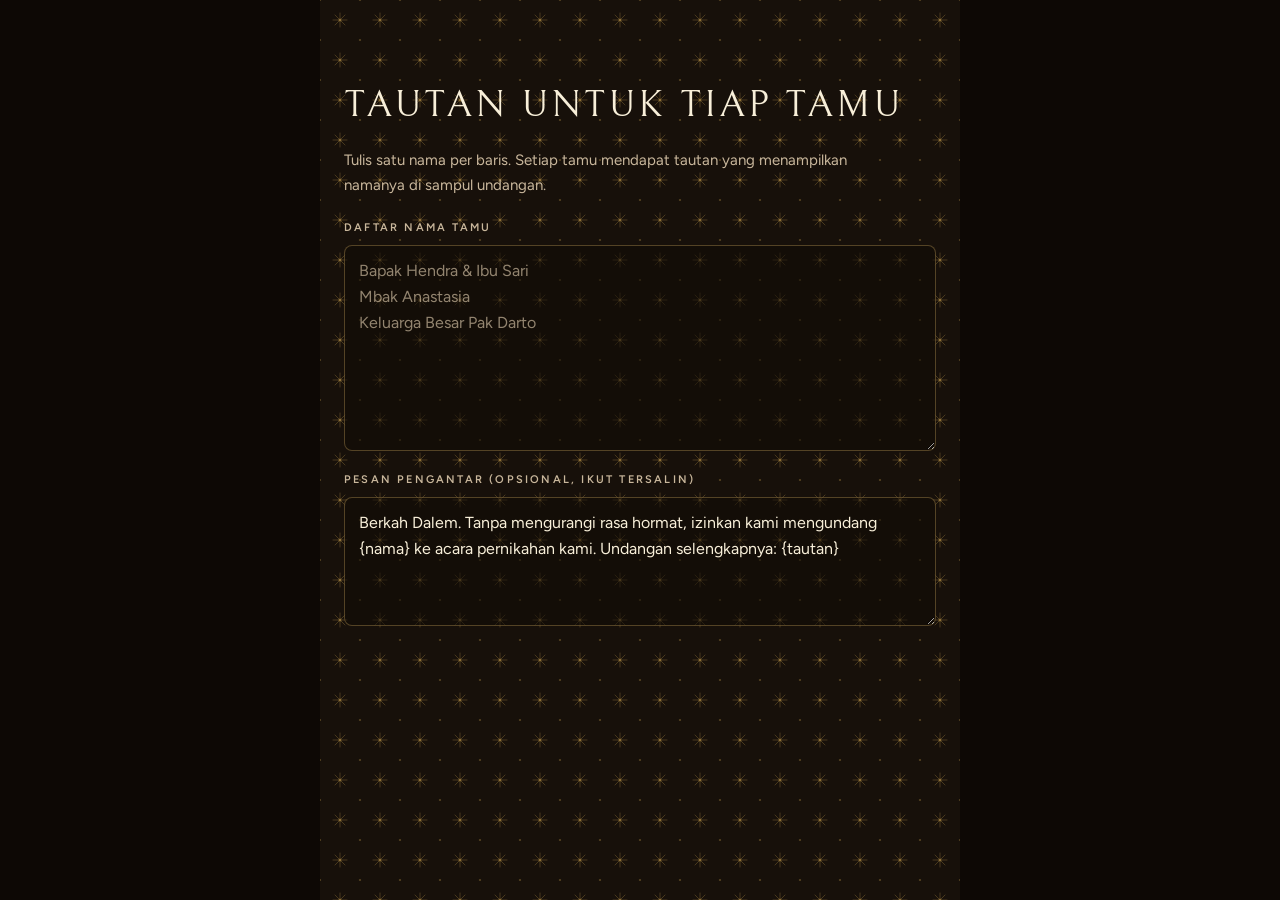
<file: v2/tamu.html>
<!DOCTYPE html>
<html lang="id">
<head>
<meta charset="utf-8">
<meta name="viewport" content="width=device-width, initial-scale=1">
<meta name="robots" content="noindex">
<title>Pembuat Tautan Tamu</title>
<link rel="stylesheet" href="https://fonts.googleapis.com/css2?family=Bellefair&family=Figtree:wght@400;600&display=swap">
<link rel="stylesheet" href="assets/css/style.css">
<style>
  .tool { max-width: 640px; margin: 0 auto; }
  .tool .sec__in { align-items: stretch; text-align: left; gap: 20px; min-height: 100vh; }
  .tool .title, .tool .lead { text-align: left; }
  .links { display: flex; flex-direction: column; }
  .link { display: grid; grid-template-columns: 1fr auto; gap: 4px 12px; align-items: center; padding-block: 14px; border-top: 1px solid var(--line); }
  .link b { overflow-wrap: anywhere; min-width: 0; }
  .link code { grid-column: 1; font-size: 12px; color: var(--muted); overflow-wrap: anywhere; min-width: 0; user-select: all; }
  .link .btn { grid-row: 1 / span 2; grid-column: 2; min-height: 38px; padding: 4px 16px; }
</style>
</head>
<body>
<main class="sec sec--wengi tool">
  <div class="sec__in">
    <h1 class="title">Tautan untuk tiap tamu</h1>
    <p class="lead">Tulis satu nama per baris. Setiap tamu mendapat tautan yang menampilkan namanya di sampul undangan.</p>
    <div class="field">
      <label for="names">Daftar nama tamu</label>
      <textarea id="names" rows="7" placeholder="Bapak Hendra &amp; Ibu Sari&#10;Mbak Anastasia&#10;Keluarga Besar Pak Darto"></textarea>
    </div>
    <div class="field">
      <label for="msg">Pesan pengantar (opsional, ikut tersalin)</label>
      <textarea id="msg" rows="4">Berkah Dalem. Tanpa mengurangi rasa hormat, izinkan kami mengundang {nama} ke acara pernikahan kami. Undangan selengkapnya: {tautan}</textarea>
    </div>
    <div class="links" id="links"></div>
  </div>
</main>
<div class="toast" id="toast" role="status" aria-live="polite" hidden></div>
<script>
(function () {
  var names = document.getElementById('names'), msg = document.getElementById('msg'), out = document.getElementById('links');
  var base = location.href.replace(/[?#].*$/, '').replace(/tamu\.html$/, '');
  function toast(t) { var n = document.getElementById('toast'); n.textContent = t; n.hidden = false; setTimeout(function () { n.hidden = true; }, 1800); }
  function render() {
    out.textContent = '';
    names.value.split('\n').map(function (s) { return s.trim(); }).filter(Boolean).forEach(function (name) {
      var url = base + '?to=' + encodeURIComponent(name).replace(/%20/g, '+');
      var row = document.createElement('div'); row.className = 'link';
      var b = document.createElement('b'); b.textContent = name;
      var c = document.createElement('code'); c.textContent = url;
      var btn = document.createElement('button'); btn.type = 'button'; btn.className = 'btn'; btn.textContent = 'Salin';
      btn.addEventListener('click', function () {
        var text = msg.value.trim() ? msg.value.replace(/\{nama\}/g, name).replace(/\{tautan\}/g, url) : url;
        if (navigator.clipboard) navigator.clipboard.writeText(text).then(function () { toast('Tersalin untuk ' + name); }, function () { toast('Salin manual dari teks tautan'); });
        else toast('Salin manual dari teks tautan');
      });
      row.appendChild(b); row.appendChild(c); row.appendChild(btn); out.appendChild(row);
    });
  }
  names.addEventListener('input', render);
})();
</script>
</body>
</html>
</file>
<file: v1/assets/css/style.css>
/* Tata letak: satu kolom selebar ponsel yang digulir; di layar lebar ditemani panel nama yang diam di kiri.
   Dunia visual tunggal (sengaja tanpa tema terang/gelap): kain batik nila berprada emas, berselang kain mori. */
:root {
  color-scheme: dark;
  --nila-950: #0a1128;
  --nila-900: #101a3a;
  --nila-800: #18254f;
  --nila-700: #24346b;
  --prada: #cfa95f;
  --prada-soft: #e6cf9c;
  --mori: #f1ead9;
  --mori-deep: #e6dcc5;
  --sogan: #7b4a26;
  --melati: #fbf7ec;

  --f-display: "Bodoni Moda", "Bodoni 72", Didot, "Times New Roman", serif;
  --f-script: "Pinyon Script", "Snell Roundhand", "Apple Chancery", cursive;
  --f-body: "Plus Jakarta Sans", "Segoe UI", system-ui, -apple-system, sans-serif;

  --kawung-prada: url("data:image/svg+xml,%3Csvg xmlns='http://www.w3.org/2000/svg' width='44' height='44'%3E%3Cg fill='none' stroke='%23cfa95f' stroke-opacity='.2'%3E%3Ccircle cx='0' cy='0' r='31.1'/%3E%3Ccircle cx='44' cy='0' r='31.1'/%3E%3Ccircle cx='0' cy='44' r='31.1'/%3E%3Ccircle cx='44' cy='44' r='31.1'/%3E%3C/g%3E%3Cg fill='%23cfa95f' fill-opacity='.32'%3E%3Ccircle cx='22' cy='0' r='1.5'/%3E%3Ccircle cx='22' cy='44' r='1.5'/%3E%3Ccircle cx='0' cy='22' r='1.5'/%3E%3Ccircle cx='44' cy='22' r='1.5'/%3E%3C/g%3E%3C/svg%3E");
  --kawung-sogan: url("data:image/svg+xml,%3Csvg xmlns='http://www.w3.org/2000/svg' width='44' height='44'%3E%3Cg fill='none' stroke='%237b4a26' stroke-opacity='.12'%3E%3Ccircle cx='0' cy='0' r='31.1'/%3E%3Ccircle cx='44' cy='0' r='31.1'/%3E%3Ccircle cx='0' cy='44' r='31.1'/%3E%3Ccircle cx='44' cy='44' r='31.1'/%3E%3C/g%3E%3Cg fill='%237b4a26' fill-opacity='.2'%3E%3Ccircle cx='22' cy='0' r='1.5'/%3E%3Ccircle cx='22' cy='44' r='1.5'/%3E%3Ccircle cx='0' cy='22' r='1.5'/%3E%3Ccircle cx='44' cy='22' r='1.5'/%3E%3C/g%3E%3C/svg%3E");

  --ease: cubic-bezier(.22, .8, .2, 1);
}

*, *::before, *::after { box-sizing: border-box; }
html { scroll-behavior: smooth; -webkit-text-size-adjust: 100%; }
html.locked, html.locked body { overflow: hidden; }
body {
  margin: 0;
  background: var(--nila-950);
  color: var(--melati);
  font: 400 15px/1.7 var(--f-body);
  -webkit-font-smoothing: antialiased;
}
img { max-width: 100%; display: block; }
h1, h2, h3, p, ol, ul, blockquote, fieldset { margin: 0; padding: 0; }
fieldset { border: 0; min-width: 0; }
ol, ul { list-style: none; }
button, input, select, textarea { font: inherit; color: inherit; }
:focus-visible { outline: 2px solid var(--prada); outline-offset: 3px; }
[hidden] { display: none !important; }

/* ---------- Bagian ---------- */
.sec { position: relative; background: var(--bg); color: var(--fg); overflow: hidden; }
.sec--nila {
  --bg: var(--nila-900); --fg: var(--melati); --muted: #b9c0d8; --accent: var(--prada);
  --line: rgba(207, 169, 95, .35); --card: rgba(255, 255, 255, .04); --field: rgba(10, 17, 40, .55);
  --on-accent: var(--nila-950);
  background-image: var(--kawung-prada);
}
.sec--mori {
  --bg: var(--mori); --fg: #1a2348; --muted: #5d5a55; --accent: var(--sogan);
  --line: rgba(123, 74, 38, .32); --card: rgba(255, 255, 255, .5); --field: #fffdf6;
  --on-accent: var(--melati);
  background-image: var(--kawung-sogan);
}
.sec__in {
  position: relative;
  display: flex; flex-direction: column; align-items: center; gap: 28px;
  padding-block: 84px;
  padding-left: max(24px, env(safe-area-inset-left, 0px));
  padding-right: max(24px, env(safe-area-inset-right, 0px));
  text-align: center;
}
.sec--tight .sec__in { padding-top: 0; }
/* tepi kain: garis rangkap di pergantian bagian */
.sec + .sec::before {
  content: ""; position: absolute; inset: 0 0 auto; height: 7px; z-index: 1;
  border-top: 1px solid var(--line); border-bottom: 1px solid var(--line);
}
.sec--tight::before { display: none; }

.eyebrow {
  font-size: 11px; font-weight: 600; letter-spacing: .32em; text-transform: uppercase;
  color: var(--accent, var(--prada));
}
.title {
  font: italic 500 clamp(34px, 9vw, 44px)/1.1 var(--f-display);
  text-wrap: balance;
}
.head { display: flex; flex-direction: column; align-items: center; gap: 10px; }
.head::after {
  content: ""; width: 9px; height: 9px; margin-top: 10px; transform: rotate(45deg);
  border: 1px solid var(--accent);
  box-shadow: 22px -22px 0 -3px var(--accent), -22px 22px 0 -3px var(--accent);
}
.lead { max-width: 34em; color: var(--muted); text-wrap: pretty; }
.salam { font: italic 500 19px/1.4 var(--f-display); color: var(--fg); text-wrap: balance; }
.rule { width: 64px; height: 1px; background: var(--prada); opacity: .7; }

.names {
  font: italic 500 clamp(36px, 10vw, 46px)/1.05 var(--f-display);
  letter-spacing: -.01em; text-wrap: balance;
}
.names em {
  font: 400 .8em/1 var(--f-script); color: var(--prada);
  padding-inline: .12em;
}
.names--xl {
  display: flex; flex-direction: column; align-items: center; gap: .02em;
  font-size: clamp(58px, 17vw, 84px); line-height: .98;
}
.names--xl em { font-size: .62em; line-height: .9; }

/* ---------- Tombol ---------- */
.btn {
  display: inline-flex; align-items: center; justify-content: center; gap: 8px;
  min-height: 46px; padding: 10px 24px;
  border: 1px solid var(--accent, var(--prada)); border-radius: 999px;
  background: transparent; color: var(--accent, var(--prada));
  font-size: 12px; font-weight: 600; letter-spacing: .16em; text-transform: uppercase; text-decoration: none;
  cursor: pointer; transition: background .25s, color .25s, transform .25s var(--ease);
}
.btn:hover { background: color-mix(in srgb, var(--accent, var(--prada)) 14%, transparent); }
.btn:active { transform: scale(.97); }
.btn--solid { background: var(--accent, var(--prada)); color: var(--on-accent, var(--nila-950)); }
.btn--solid:hover { background: color-mix(in srgb, var(--accent, var(--prada)) 86%, white); }
.btn--wide { width: 100%; }
.btn[disabled] { opacity: .6; cursor: progress; }

/* ---------- Sampul ---------- */
.cover {
  position: fixed; inset: 0; z-index: 100; display: grid; place-items: center;
  color: var(--melati); overflow: hidden;
}
.cover__panel {
  position: absolute; top: 0; bottom: 0; width: calc(50% + 1px);
  background: var(--nila-900) var(--kawung-prada);
  transition: transform 1.5s var(--ease) .35s;
}
.cover__panel::after { /* seret (tepi kain) di belahan tengah */
  content: ""; position: absolute; top: 0; bottom: 0; width: 9px;
  border-inline: 1px solid rgba(207, 169, 95, .55);
  background: rgba(207, 169, 95, .08);
}
.cover__panel--l { left: 0; background-position: right top; }
.cover__panel--l::after { right: 0; }
.cover__panel--r { right: 0; background-position: left top; }
.cover__panel--r::after { left: 0; }
.cover__body {
  position: relative; z-index: 1;
  display: flex; flex-direction: column; align-items: center; gap: 18px;
  width: min(100%, 420px);
  padding-block: calc(24px + env(safe-area-inset-top, 0px)) calc(24px + env(safe-area-inset-bottom, 0px));
  padding-left: max(24px, env(safe-area-inset-left, 0px));
  padding-right: max(24px, env(safe-area-inset-right, 0px));
  text-align: center;
  transition: opacity .5s, transform .6s var(--ease);
}
.cover__body::before { /* redam motif dan belahan di belakang teks */
  content: ""; position: absolute; z-index: -1; inset: 12% -30%;
  background: radial-gradient(closest-side, var(--nila-900) 78%, transparent);
}
.cover__date { font-size: 12px; letter-spacing: .22em; text-transform: uppercase; color: var(--prada-soft); }
.cover__guest {
  display: flex; flex-direction: column; gap: 4px; width: 100%; margin-block: 10px 6px; padding-block: 16px;
  border-block: 1px solid rgba(207, 169, 95, .35);
  font-size: 12px; color: #b9c0d8;
}
.guest {
  font: italic 500 26px/1.25 var(--f-display); color: var(--melati);
  overflow-wrap: anywhere; text-wrap: balance;
}
.cover.is-open { pointer-events: none; }
.cover.is-open .cover__body { opacity: 0; transform: scale(.96); }
.cover.is-open .cover__panel--l { transform: translateX(-101%); }
.cover.is-open .cover__panel--r { transform: translateX(101%); }

.seal {
  display: grid; grid-auto-flow: column; align-items: center; justify-content: center; gap: 2px;
  width: 92px; height: 92px; border-radius: 50%;
  border: 1px solid var(--prada);
  outline: 1px dotted rgba(207, 169, 95, .7); outline-offset: 5px;
  font: italic 500 30px/1 var(--f-display); color: var(--prada-soft);
  margin-block: 6px;
}
.seal i { font: 400 20px/1 var(--f-script); color: var(--prada); }

/* ---------- Tata letak layar lebar ---------- */
.page { width: min(100%, 480px); margin-inline: auto; box-shadow: 0 0 80px rgba(0, 0, 0, .45); }
.poster { display: none; }
@media (min-width: 1000px) {
  .layout { display: grid; grid-template-columns: minmax(0, 1fr) 480px; }
  .page { margin: 0; }
  .poster {
    display: grid; place-items: center; position: sticky; top: 0; height: 100vh;
    background: var(--nila-950) var(--kawung-prada);
  }
  .poster__in {
    display: flex; flex-direction: column; align-items: center; gap: 22px; text-align: center;
    padding: 72px 64px; background: radial-gradient(closest-side, var(--nila-950) 55%, transparent);
  }
  .poster .names--xl { font-size: clamp(84px, 9vw, 132px); }
  .poster__date { font-size: 13px; letter-spacing: .24em; text-transform: uppercase; color: var(--prada-soft); }
  .poster__venue { font: italic 400 18px/1.3 var(--f-display); color: #b9c0d8; }
}

/* ---------- Pembuka ---------- */
.hero .sec__in { padding-top: calc(96px + env(safe-area-inset-top, 0px)); gap: 22px; }
.hero::after { /* sorot lembut di belakang nama */
  content: ""; position: absolute; inset: 0 0 auto; height: 620px; pointer-events: none;
  background: radial-gradient(60% 50% at 50% 34%, rgba(36, 52, 107, .95), transparent 72%);
}
.hero .sec__in { z-index: 1; }
.hero__photo { position: absolute; inset: 0 0 auto; height: 640px; background-size: cover; background-position: center; }
.hero__photo.has-img::after {
  content: ""; position: absolute; inset: 0;
  background: linear-gradient(rgba(16, 26, 58, .55), rgba(16, 26, 58, .72) 55%, var(--nila-900));
}
.hero.has-photo::after { display: none; }
.hero__date { font-size: 13px; letter-spacing: .24em; text-transform: uppercase; color: var(--prada-soft); }

.count { display: grid; grid-template-columns: repeat(4, 1fr); gap: 0; width: min(100%, 340px); margin-top: 10px; }
.count__cell { display: flex; flex-direction: column; gap: 6px; padding-block: 4px; }
.count__cell + .count__cell { border-left: 1px solid var(--line); }
.count__cell b { font: 500 34px/1 var(--f-display); font-variant-numeric: tabular-nums lining-nums; color: var(--melati); }
.count__cell span { font-size: 10px; letter-spacing: .22em; text-transform: uppercase; color: var(--muted); }
.count__done { font: italic 500 18px/1.4 var(--f-display); color: var(--prada-soft); }

.quote { display: flex; flex-direction: column; gap: 14px; max-width: 32em; margin-top: 56px; }
.quote::before { /* salib */
  content: ""; align-self: center; width: 16px; height: 26px; margin-bottom: 6px;
  background: linear-gradient(var(--prada), var(--prada)) 50% 0 / 2px 100% no-repeat, linear-gradient(var(--prada), var(--prada)) 0 30% / 100% 2px no-repeat;
}
.quote p { font: italic 400 18px/1.65 var(--f-display); color: #e4e2da; text-wrap: pretty; }
.quote cite { font: 600 11px/1 var(--f-body); letter-spacing: .28em; text-transform: uppercase; color: var(--prada); }

html.opened .hero [data-rise] { animation: rise 1.1s var(--ease) both; }
html.opened .hero [data-rise]:nth-child(1) { animation-delay: .9s; }
html.opened .hero [data-rise]:nth-child(2) { animation-delay: 1.05s; }
html.opened .hero [data-rise]:nth-child(3) { animation-delay: 1.3s; }
html.opened .hero [data-rise]:nth-child(4) { animation-delay: 1.5s; }
@keyframes rise { from { opacity: 0; transform: translateY(26px); } }

/* ---------- Mempelai ---------- */
.couple { display: flex; flex-direction: column; align-items: center; gap: 16px; width: 100%; margin-top: 12px; }
.person { display: flex; flex-direction: column; align-items: center; gap: 8px; }
.person__frame {
  position: relative; width: 188px; aspect-ratio: 3 / 4; margin-bottom: 14px;
  border-radius: 999px 999px 6px 6px; padding: 7px;
  border: 1px solid var(--accent);
}
.person__pic {
  width: 100%; height: 100%; border-radius: 999px 999px 2px 2px; overflow: hidden;
  display: grid; place-items: center;
  background: var(--nila-900) var(--kawung-prada);
  font: italic 500 84px/1 var(--f-display); color: var(--prada-soft);
}
.person__pic img { width: 100%; height: 100%; object-fit: cover; }
.person__name { font: italic 500 28px/1.2 var(--f-display); text-wrap: balance; }
.person__of { font-size: 13px; color: var(--muted); margin-top: 4px; }
.person__parents { font-weight: 600; font-size: 14px; line-height: 1.6; }
.person__ig {
  margin-top: 6px; font-size: 12px; font-weight: 600; letter-spacing: .06em; color: var(--accent);
  text-decoration: none; border-bottom: 1px solid var(--line); padding-bottom: 1px;
}
.couple__amp { font: 400 64px/1 var(--f-script); color: var(--accent); margin-block: 2px; }

/* ---------- Acara ---------- */
.events { display: flex; flex-direction: column; gap: 20px; width: 100%; }
.event {
  display: flex; flex-direction: column; align-items: center; gap: 10px;
  padding: 34px 22px 28px; border: 1px solid var(--line); border-radius: 160px 160px 8px 8px;
  background: var(--card);
}
.event__name { font: italic 500 30px/1.1 var(--f-display); color: var(--prada-soft); }
.event__day { font-size: 12px; letter-spacing: .2em; text-transform: uppercase; color: var(--muted); }
.event__time { font: 500 26px/1.2 var(--f-display); font-variant-numeric: lining-nums tabular-nums; margin-block: 6px 2px; }
.event__time small { font: 600 11px/1 var(--f-body); letter-spacing: .2em; color: var(--accent); margin-left: 6px; }
.event__venue { font-weight: 600; margin-top: 10px; padding-top: 16px; border-top: 1px solid var(--line); width: 100%; }
.event__addr { font-size: 13px; color: var(--muted); max-width: 26em; text-wrap: balance; }
.event__act { display: flex; flex-wrap: wrap; justify-content: center; gap: 10px; margin-top: 14px; }
.event__act .btn { padding-inline: 18px; letter-spacing: .12em; }

/* ---------- Kisah ---------- */
.story { display: flex; flex-direction: column; width: 100%; max-width: 380px; text-align: left; }
.story__item { display: grid; grid-template-columns: 62px 1fr; gap: 0 18px; position: relative; padding-bottom: 34px; }
.story__item:last-child { padding-bottom: 0; }
.story__year { font: 500 22px/1.25 var(--f-display); font-variant-numeric: lining-nums; color: var(--accent); text-align: right; }
.story__body { position: relative; padding-left: 22px; min-width: 0; }
.story__body::before { /* garis waktu */
  content: ""; position: absolute; left: 0; top: 10px; bottom: -44px; width: 1px; background: var(--line);
}
.story__item:last-child .story__body::before { display: none; }
.story__body::after {
  content: ""; position: absolute; left: -4px; top: 9px; width: 9px; height: 9px; transform: rotate(45deg);
  background: var(--bg); border: 1px solid var(--accent);
}
.story__title { font: italic 500 21px/1.3 var(--f-display); }
.story__text { font-size: 14px; color: var(--muted); margin-top: 6px; }

/* ---------- Galeri ---------- */
.gallery { display: grid; grid-template-columns: repeat(2, 1fr); gap: 8px; width: 100%; }
.gallery button { padding: 0; border: 0; background: var(--mori-deep); cursor: zoom-in; aspect-ratio: 3 / 4; overflow: hidden; border-radius: 4px; }
.gallery button:nth-child(3n + 1) { grid-column: span 2; aspect-ratio: 4 / 3; }
.gallery img { width: 100%; height: 100%; object-fit: cover; transition: transform .8s var(--ease); }
.gallery button:hover img { transform: scale(1.04); }
.lightbox { border: 0; padding: 0; background: transparent; max-width: 94vw; max-height: 92vh; }
.lightbox::backdrop { background: rgba(6, 10, 24, .92); }
.lightbox img { max-width: 94vw; max-height: 82vh; border-radius: 4px; }
.lightbox__close {
  display: block; margin: 14px auto 0; padding: 8px 20px; border-radius: 999px; cursor: pointer;
  border: 1px solid var(--prada); background: transparent; color: var(--prada-soft);
  font-size: 11px; font-weight: 600; letter-spacing: .18em; text-transform: uppercase;
}

/* ---------- RSVP ---------- */
.form, .thanks { display: flex; flex-direction: column; gap: 18px; width: 100%; text-align: left; }
.field { display: flex; flex-direction: column; gap: 8px; }
.field > label, .field > legend {
  font-size: 11px; font-weight: 600; letter-spacing: .2em; text-transform: uppercase; color: var(--muted);
}
.field > legend { margin-bottom: 8px; }
.field input[type="text"], .field select, .field textarea {
  width: 100%; padding: 12px 14px; border-radius: 8px;
  border: 1px solid var(--line); background: var(--field); color: var(--fg);
  font-size: 16px; /* cegah zoom otomatis di iOS */
  transition: border-color .2s;
}
.field textarea { resize: vertical; min-height: 110px; line-height: 1.6; }
.field ::placeholder { color: var(--muted); opacity: .7; }
.field input:focus, .field select:focus, .field textarea:focus { outline: none; border-color: var(--accent); }
.pills { display: grid; grid-template-columns: repeat(3, 1fr); gap: 8px; }
.pill { position: relative; }
.pill input { position: absolute; inset: 0; opacity: 0; cursor: pointer; }
.pill span {
  display: grid; place-items: center; min-height: 44px; padding: 6px 4px; border-radius: 8px; text-align: center;
  border: 1px solid var(--line); font-size: 13px; font-weight: 600; transition: background .2s, color .2s, border-color .2s;
}
.pill input:checked + span { background: var(--accent); border-color: var(--accent); color: var(--on-accent); }
.pill input:focus-visible + span { outline: 2px solid var(--accent); outline-offset: 3px; }
.form__err { font-size: 13px; color: #ffb4a1; }
.thanks { align-items: center; text-align: center; padding: 30px 22px; border: 1px solid var(--line); border-radius: 8px; background: var(--card); }
.thanks h3 { font: italic 500 26px/1.25 var(--f-display); color: var(--prada-soft); overflow-wrap: anywhere; }
.thanks p { color: var(--muted); font-size: 14px; }
.thanks__act { display: flex; flex-wrap: wrap; justify-content: center; gap: 10px; }

.wishes { display: flex; flex-direction: column; gap: 16px; width: 100%; margin-top: 20px; text-align: left; }
.wishes__title { font: italic 500 24px/1.2 var(--f-display); text-align: center; }
.wishes__empty { text-align: center; color: var(--muted); font-size: 14px; }
.wishes__list { display: flex; flex-direction: column; max-height: 420px; overflow-y: auto; overscroll-behavior: contain; }
.wish { padding-block: 16px; border-top: 1px solid var(--line); display: flex; flex-direction: column; gap: 6px; }
.wish__top { display: flex; align-items: baseline; flex-wrap: wrap; gap: 4px 10px; }
.wish__name { font-weight: 700; font-size: 14px; overflow-wrap: anywhere; min-width: 0; }
.wish__tag { font-size: 10px; font-weight: 600; letter-spacing: .14em; text-transform: uppercase; color: var(--accent); }
.wish__msg { font-size: 14px; color: #dcdfe9; overflow-wrap: anywhere; white-space: pre-line; }
.wish__time { font-size: 11px; color: var(--muted); }

/* ---------- Hadiah ---------- */
.gifts { display: flex; flex-direction: column; gap: 14px; width: 100%; }
.gift {
  display: flex; flex-direction: column; align-items: center; gap: 6px; padding: 26px 20px 22px;
  border: 1px solid var(--line); border-radius: 8px; background: var(--card);
}
.gift__bank { font-size: 11px; font-weight: 700; letter-spacing: .26em; text-transform: uppercase; color: var(--accent); }
.gift__num { font: 500 27px/1.3 var(--f-display); font-variant-numeric: lining-nums tabular-nums; letter-spacing: .04em; user-select: all; overflow-wrap: anywhere; }
.gift__addr { font-size: 14px; max-width: 24em; user-select: all; text-wrap: balance; }
.gift__holder { font-size: 13px; color: var(--muted); margin-bottom: 10px; }
.gift .btn { min-height: 40px; padding: 6px 20px; }

/* ---------- Penutup ---------- */
.closing .sec__in { gap: 22px; padding-bottom: calc(120px + env(safe-area-inset-bottom, 0px)); }
.closing .eyebrow { margin-top: 26px; }
.closing__fam { font-size: 13px; color: var(--muted); margin-top: -10px; }

/* ---------- Musik, toast, kelopak ---------- */
.music {
  position: fixed; z-index: 60; display: grid; place-items: center; width: 46px; height: 46px; border-radius: 50%;
  right: calc(16px + env(safe-area-inset-right, 0px)); bottom: calc(16px + env(safe-area-inset-bottom, 0px));
  border: 1px solid var(--prada); background: rgba(10, 17, 40, .86); color: var(--prada-soft);
  cursor: pointer; -webkit-backdrop-filter: blur(6px); backdrop-filter: blur(6px);
}
.music[aria-pressed="true"] { animation: pulse 2.6s ease-out infinite; }
.music[aria-pressed="true"] .music__on, .music[aria-pressed="false"] .music__off { display: none; }
@keyframes pulse { from { box-shadow: 0 0 0 0 rgba(207, 169, 95, .5); } to { box-shadow: 0 0 0 16px rgba(207, 169, 95, 0); } }

.toast {
  position: fixed; z-index: 120; left: 50%; transform: translateX(-50%);
  bottom: calc(76px + env(safe-area-inset-bottom, 0px)); max-width: calc(100% - 32px);
  padding: 10px 18px; border-radius: 999px; background: var(--melati); color: var(--nila-950);
  font-size: 13px; font-weight: 600; box-shadow: 0 8px 30px rgba(0, 0, 0, .35);
  animation: rise .35s var(--ease);
}
#petals { position: fixed; inset: 0; width: 100%; height: 100%; z-index: 110; pointer-events: none; }

/* ---------- Muncul saat digulir ---------- */
.js .reveal { opacity: 0; transform: translateY(22px); transition: opacity .9s var(--ease), transform .9s var(--ease); }
.js .reveal.in { opacity: 1; transform: none; }

@media (prefers-reduced-motion: reduce) {
  html { scroll-behavior: auto; }
  *, *::before, *::after { animation: none !important; transition-duration: .01ms !important; transition-delay: 0s !important; }
  .js .reveal { opacity: 1; transform: none; }
  #petals { display: none; }
}
</file>
<file: v2/assets/css/style.css>
/* Tata letak: satu kolom selebar ponsel; di layar lebar kolom itu berdiri di tengah kelir, diapit sepasang wayang.
   Dunia visual tunggal (sengaja tanpa tema terang/gelap): pergelaran wayang kulit. Kelir yang diterangi blencong
   berselang malam berbatik truntum, motif yang dikenakan orang tua pengantin. */
:root {
  color-scheme: dark;
  --wengi-950: #0d0805;
  --wengi-900: #17100a;
  --wengi-800: #241810;
  --wengi-700: #3a2616;
  --prada: #d4a84f;
  --prada-soft: #ecd69c;
  --kelir: #f0dfb8;
  --kelir-deep: #e2cb98;
  --sogan: #7a3f16;
  --melati: #f8efd9;
  --ireng: #150c06;
  --lampu: radial-gradient(ellipse 85% 55% at 50% 60%, #fff4d2 0%, #f4dea9 36%, #d9b06c 76%, #a67a42 100%);

  --f-display: "Bellefair", "Cormorant Garamond", "Times New Roman", serif;
  --f-script: var(--f-display);
  --f-body: "Figtree", "Segoe UI", system-ui, -apple-system, sans-serif;
  --f-jawa: "Noto Sans Javanese", "Javanese Text", serif;

  --motif-prada: url("data:image/svg+xml,%3Csvg xmlns='http://www.w3.org/2000/svg' width='40' height='40'%3E%3Cpath d='M20 13v14M13 20h14M15 15l10 10M25 15L15 25' stroke='%23d4a84f' stroke-opacity='.26' stroke-linecap='round'/%3E%3Cg fill='%23d4a84f' fill-opacity='.34'%3E%3Ccircle cx='20' cy='20' r='1.6'/%3E%3Ccircle cx='0' cy='0' r='1.1'/%3E%3Ccircle cx='40' cy='0' r='1.1'/%3E%3Ccircle cx='0' cy='40' r='1.1'/%3E%3Ccircle cx='40' cy='40' r='1.1'/%3E%3C/g%3E%3C/svg%3E");
  --motif-sogan: url("data:image/svg+xml,%3Csvg xmlns='http://www.w3.org/2000/svg' width='40' height='40'%3E%3Cpath d='M20 13v14M13 20h14M15 15l10 10M25 15L15 25' stroke='%237a3f16' stroke-opacity='.16' stroke-linecap='round'/%3E%3Cg fill='%237a3f16' fill-opacity='.22'%3E%3Ccircle cx='20' cy='20' r='1.6'/%3E%3Ccircle cx='0' cy='0' r='1.1'/%3E%3Ccircle cx='40' cy='0' r='1.1'/%3E%3Ccircle cx='0' cy='40' r='1.1'/%3E%3Ccircle cx='40' cy='40' r='1.1'/%3E%3C/g%3E%3C/svg%3E");

  --ease: cubic-bezier(.22, .8, .2, 1);
}

*, *::before, *::after { box-sizing: border-box; }
html { scroll-behavior: smooth; -webkit-text-size-adjust: 100%; }
html.locked, html.locked body { overflow: hidden; }
body {
  margin: 0;
  background: var(--wengi-950);
  color: var(--melati);
  font: 400 15px/1.7 var(--f-body);
  -webkit-font-smoothing: antialiased;
}
img { max-width: 100%; display: block; }
h1, h2, h3, p, ol, ul, blockquote, fieldset { margin: 0; padding: 0; }
fieldset { border: 0; min-width: 0; }
ol, ul { list-style: none; }
button, input, select, textarea { font: inherit; color: inherit; }
:focus-visible { outline: 2px solid var(--prada); outline-offset: 3px; }
[hidden] { display: none !important; }

/* ---------- Bagian ---------- */
.sec { position: relative; background: var(--bg); color: var(--fg); overflow: hidden; }
.sec--wengi {
  --bg: var(--wengi-900); --fg: var(--melati); --muted: #c9b79c; --accent: var(--prada);
  --line: rgba(207, 169, 95, .35); --card: rgba(255, 255, 255, .04); --field: rgba(18, 11, 6, .55);
  --on-accent: var(--wengi-950);
  background-image: var(--motif-prada);
}
.sec--kelir {
  --bg: var(--kelir); --fg: #2a170b; --muted: #5d5a55; --accent: var(--sogan);
  --line: rgba(123, 74, 38, .32); --card: rgba(255, 255, 255, .5); --field: #fffdf6;
  --on-accent: var(--melati);
  background-image: var(--motif-sogan);
}
.sec__in {
  position: relative;
  display: flex; flex-direction: column; align-items: center; gap: 28px;
  padding-block: 84px;
  padding-left: max(24px, env(safe-area-inset-left, 0px));
  padding-right: max(24px, env(safe-area-inset-right, 0px));
  text-align: center;
}
.sec--tight .sec__in { padding-top: 0; }
/* tepi kain: garis rangkap di pergantian bagian */
.sec + .sec::before {
  content: ""; position: absolute; inset: 0 0 auto; height: 7px; z-index: 1;
  border-top: 1px solid var(--line); border-bottom: 1px solid var(--line);
}
.sec--tight::before { display: none; }

.eyebrow {
  font-size: 11px; font-weight: 600; letter-spacing: .32em; text-transform: uppercase;
  color: var(--accent, var(--prada));
}
.title {
  font: 400 clamp(34px, 9vw, 44px)/1.1 var(--f-display);
  text-wrap: balance;
}
.head { display: flex; flex-direction: column; align-items: center; gap: 10px; }
.head::after {
  content: ""; width: 9px; height: 9px; margin-top: 10px; transform: rotate(45deg);
  border: 1px solid var(--accent);
  box-shadow: 22px -22px 0 -3px var(--accent), -22px 22px 0 -3px var(--accent);
}
.lead { max-width: 34em; color: var(--muted); text-wrap: pretty; }
.salam { font: 400 19px/1.4 var(--f-display); color: var(--fg); text-wrap: balance; }
.rule { width: 64px; height: 1px; background: var(--prada); opacity: .7; }

.names {
  font: 400 clamp(36px, 10vw, 46px)/1.05 var(--f-display);
  letter-spacing: -.01em; text-wrap: balance;
}
.names em {
  font: 400 .8em/1 var(--f-script); color: var(--prada);
  padding-inline: .12em;
}
.names--xl {
  display: flex; flex-direction: column; align-items: center; gap: .02em;
  font-size: clamp(58px, 17vw, 84px); line-height: .98;
}
.names--xl em { font-size: .62em; line-height: .9; }

/* ---------- Tombol ---------- */
.btn {
  display: inline-flex; align-items: center; justify-content: center; gap: 8px;
  min-height: 46px; padding: 10px 24px;
  border: 1px solid var(--accent, var(--prada)); border-radius: 999px;
  background: transparent; color: var(--accent, var(--prada));
  font-size: 12px; font-weight: 600; letter-spacing: .16em; text-transform: uppercase; text-decoration: none;
  cursor: pointer; transition: background .25s, color .25s, transform .25s var(--ease);
}
.btn:hover { background: color-mix(in srgb, var(--accent, var(--prada)) 14%, transparent); }
.btn:active { transform: scale(.97); }
.btn--solid { background: var(--accent, var(--prada)); color: var(--on-accent, var(--wengi-950)); }
.btn--solid:hover { background: color-mix(in srgb, var(--accent, var(--prada)) 86%, white); }
.btn--wide { width: 100%; }
.btn[disabled] { opacity: .6; cursor: progress; }

/* ---------- Mempelai ---------- */
.couple { display: flex; flex-direction: column; align-items: center; gap: 16px; width: 100%; margin-top: 12px; }
.person { display: flex; flex-direction: column; align-items: center; gap: 8px; }
.person__frame {
  position: relative; width: 188px; aspect-ratio: 3 / 4; margin-bottom: 14px;
  border-radius: 999px 999px 6px 6px; padding: 7px;
  border: 1px solid var(--accent);
}
.person__pic {
  width: 100%; height: 100%; border-radius: 999px 999px 2px 2px; overflow: hidden;
  display: grid; place-items: center;
  background: var(--wengi-900) var(--motif-prada);
  font: 400 84px/1 var(--f-display); color: var(--prada-soft);
}
.person__pic img { width: 100%; height: 100%; object-fit: cover; }
.person__name { font: 400 28px/1.2 var(--f-display); text-wrap: balance; }
.person__of { font-size: 13px; color: var(--muted); margin-top: 4px; }
.person__parents { font-weight: 600; font-size: 14px; line-height: 1.6; }
.person__ig {
  margin-top: 6px; font-size: 12px; font-weight: 600; letter-spacing: .06em; color: var(--accent);
  text-decoration: none; border-bottom: 1px solid var(--line); padding-bottom: 1px;
}
.couple__amp { font: 400 64px/1 var(--f-script); color: var(--accent); margin-block: 2px; }

/* ---------- Acara ---------- */
.events { display: flex; flex-direction: column; gap: 20px; width: 100%; }
.event {
  display: flex; flex-direction: column; align-items: center; gap: 10px;
  padding: 34px 22px 28px; border: 1px solid var(--line); border-radius: 160px 160px 8px 8px;
  background: var(--card);
}
.event__name { font: 400 30px/1.1 var(--f-display); color: var(--prada-soft); }
.event__day { font-size: 12px; letter-spacing: .2em; text-transform: uppercase; color: var(--muted); }
.event__time { font: 500 26px/1.2 var(--f-display); font-variant-numeric: lining-nums tabular-nums; margin-block: 6px 2px; }
.event__time small { font: 600 11px/1 var(--f-body); letter-spacing: .2em; color: var(--accent); margin-left: 6px; }
.event__venue { font-weight: 600; margin-top: 10px; padding-top: 16px; border-top: 1px solid var(--line); width: 100%; }
.event__addr { font-size: 13px; color: var(--muted); max-width: 26em; text-wrap: balance; }
.event__act { display: flex; flex-wrap: wrap; justify-content: center; gap: 10px; margin-top: 14px; }
.event__act .btn { padding-inline: 18px; letter-spacing: .12em; }

/* ---------- Kisah ---------- */
.story { display: flex; flex-direction: column; width: 100%; max-width: 380px; text-align: left; }
.story__item { display: grid; grid-template-columns: 62px 1fr; gap: 0 18px; position: relative; padding-bottom: 34px; }
.story__item:last-child { padding-bottom: 0; }
.story__year { font: 500 22px/1.25 var(--f-display); font-variant-numeric: lining-nums; color: var(--accent); text-align: right; }
.story__body { position: relative; padding-left: 22px; min-width: 0; }
.story__body::before { /* garis waktu */
  content: ""; position: absolute; left: 0; top: 10px; bottom: -44px; width: 1px; background: var(--line);
}
.story__item:last-child .story__body::before { display: none; }
.story__body::after {
  content: ""; position: absolute; left: -4px; top: 9px; width: 9px; height: 9px; transform: rotate(45deg);
  background: var(--bg); border: 1px solid var(--accent);
}
.story__title { font: 400 21px/1.3 var(--f-display); }
.story__text { font-size: 14px; color: var(--muted); margin-top: 6px; }

/* ---------- Galeri ---------- */
.gallery { display: grid; grid-template-columns: repeat(2, 1fr); gap: 8px; width: 100%; }
.gallery button { padding: 0; border: 0; background: var(--kelir-deep); cursor: zoom-in; aspect-ratio: 3 / 4; overflow: hidden; border-radius: 4px; }
.gallery button:nth-child(3n + 1) { grid-column: span 2; aspect-ratio: 4 / 3; }
.gallery img { width: 100%; height: 100%; object-fit: cover; transition: transform .8s var(--ease); }
.gallery button:hover img { transform: scale(1.04); }
.lightbox { border: 0; padding: 0; background: transparent; max-width: 94vw; max-height: 92vh; }
.lightbox::backdrop { background: rgba(12, 7, 4, .92); }
.lightbox img { max-width: 94vw; max-height: 82vh; border-radius: 4px; }
.lightbox__close {
  display: block; margin: 14px auto 0; padding: 8px 20px; border-radius: 999px; cursor: pointer;
  border: 1px solid var(--prada); background: transparent; color: var(--prada-soft);
  font-size: 11px; font-weight: 600; letter-spacing: .18em; text-transform: uppercase;
}

/* ---------- RSVP ---------- */
.form, .thanks { display: flex; flex-direction: column; gap: 18px; width: 100%; text-align: left; }
.field { display: flex; flex-direction: column; gap: 8px; }
.field > label, .field > legend {
  font-size: 11px; font-weight: 600; letter-spacing: .2em; text-transform: uppercase; color: var(--muted);
}
.field > legend { margin-bottom: 8px; }
.field input[type="text"], .field select, .field textarea {
  width: 100%; padding: 12px 14px; border-radius: 8px;
  border: 1px solid var(--line); background: var(--field); color: var(--fg);
  font-size: 16px; /* cegah zoom otomatis di iOS */
  transition: border-color .2s;
}
.field textarea { resize: vertical; min-height: 110px; line-height: 1.6; }
.field ::placeholder { color: var(--muted); opacity: .7; }
.field input:focus, .field select:focus, .field textarea:focus { outline: none; border-color: var(--accent); }
.pills { display: grid; grid-template-columns: repeat(3, 1fr); gap: 8px; }
.pill { position: relative; }
.pill input { position: absolute; inset: 0; opacity: 0; cursor: pointer; }
.pill span {
  display: grid; place-items: center; min-height: 44px; padding: 6px 4px; border-radius: 8px; text-align: center;
  border: 1px solid var(--line); font-size: 13px; font-weight: 600; transition: background .2s, color .2s, border-color .2s;
}
.pill input:checked + span { background: var(--accent); border-color: var(--accent); color: var(--on-accent); }
.pill input:focus-visible + span { outline: 2px solid var(--accent); outline-offset: 3px; }
.form__err { font-size: 13px; color: var(--err); }
.thanks { align-items: center; text-align: center; padding: 30px 22px; border: 1px solid var(--line); border-radius: 8px; background: var(--card); }
.thanks h3 { font: 400 26px/1.25 var(--f-display); color: var(--prada-soft); overflow-wrap: anywhere; }
.thanks p { color: var(--muted); font-size: 14px; }
.thanks__act { display: flex; flex-wrap: wrap; justify-content: center; gap: 10px; }

.wishes { display: flex; flex-direction: column; gap: 16px; width: 100%; margin-top: 20px; text-align: left; }
.wishes__title { font: 400 24px/1.2 var(--f-display); text-align: center; }
.wishes__empty { text-align: center; color: var(--muted); font-size: 14px; }
.wishes__list { display: flex; flex-direction: column; max-height: 420px; overflow-y: auto; overscroll-behavior: contain; }
.wish { padding-block: 16px; border-top: 1px solid var(--line); display: flex; flex-direction: column; gap: 6px; }
.wish__top { display: flex; align-items: baseline; flex-wrap: wrap; gap: 4px 10px; }
.wish__name { font-weight: 700; font-size: 14px; overflow-wrap: anywhere; min-width: 0; }
.wish__tag { font-size: 10px; font-weight: 600; letter-spacing: .14em; text-transform: uppercase; color: var(--accent); }
.wish__msg { font-size: 14px; color: var(--fg); overflow-wrap: anywhere; white-space: pre-line; }
.wish__time { font-size: 11px; color: var(--muted); }

/* ---------- Hadiah ---------- */
.gifts { display: flex; flex-direction: column; gap: 14px; width: 100%; }
.gift {
  display: flex; flex-direction: column; align-items: center; gap: 6px; padding: 26px 20px 22px;
  border: 1px solid var(--line); border-radius: 8px; background: var(--card);
}
.gift__bank { font-size: 11px; font-weight: 700; letter-spacing: .26em; text-transform: uppercase; color: var(--accent); }
.gift__num { font: 500 27px/1.3 var(--f-display); font-variant-numeric: lining-nums tabular-nums; letter-spacing: .04em; user-select: all; overflow-wrap: anywhere; }
.gift__addr { font-size: 14px; max-width: 24em; user-select: all; text-wrap: balance; }
.gift__holder { font-size: 13px; color: var(--muted); margin-bottom: 10px; }
.gift .btn { min-height: 40px; padding: 6px 20px; }

/* ---------- Penutup ---------- */
.closing .sec__in { gap: 22px; padding-bottom: calc(120px + env(safe-area-inset-bottom, 0px)); }
.closing .eyebrow { margin-top: 26px; }
.closing__fam { font-size: 13px; color: var(--muted); margin-top: -10px; }

/* ---------- Musik, toast, kelopak ---------- */
.music {
  position: fixed; z-index: 60; display: grid; place-items: center; width: 46px; height: 46px; border-radius: 50%;
  right: calc(16px + env(safe-area-inset-right, 0px)); bottom: calc(16px + env(safe-area-inset-bottom, 0px));
  border: 1px solid var(--prada); background: rgba(18, 11, 6, .86); color: var(--prada-soft);
  cursor: pointer; -webkit-backdrop-filter: blur(6px); backdrop-filter: blur(6px);
}
.music[aria-pressed="true"] { animation: pulse 2.6s ease-out infinite; }
.music[aria-pressed="true"] .music__on, .music[aria-pressed="false"] .music__off { display: none; }
@keyframes pulse { from { box-shadow: 0 0 0 0 rgba(207, 169, 95, .5); } to { box-shadow: 0 0 0 16px rgba(207, 169, 95, 0); } }

.toast {
  position: fixed; z-index: 120; left: 50%; transform: translateX(-50%);
  bottom: calc(76px + env(safe-area-inset-bottom, 0px)); max-width: calc(100% - 32px);
  padding: 10px 18px; border-radius: 999px; background: var(--melati); color: var(--wengi-950);
  font-size: 13px; font-weight: 600; box-shadow: 0 8px 30px rgba(0, 0, 0, .35);
  animation: rise .35s var(--ease);
}
#petals { position: fixed; inset: 0; width: 100%; height: 100%; z-index: 110; pointer-events: none; }

/* ---------- Muncul saat digulir ---------- */
.js .reveal { opacity: 0; transform: translateY(22px); transition: opacity .9s var(--ease), transform .9s var(--ease); }
.js .reveal.in { opacity: 1; transform: none; }

@media (prefers-reduced-motion: reduce) {
  html { scroll-behavior: auto; }
  *, *::before, *::after { animation: none !important; transition-duration: .01ms !important; transition-delay: 0s !important; }
  .js .reveal { opacity: 1; transform: none; }
  #petals { display: none; }
}

/* ================= Versi 2: pergelaran wayang ================= */
.defs { position: absolute; width: 0; height: 0; overflow: hidden; }
.sec--wengi { --err: #ffb4a1; }
.sec--kelir { --err: #a02a12; --card: rgba(255, 250, 235, .55); }

.title { font: 400 clamp(28px, 8vw, 38px)/1.15 var(--f-display); letter-spacing: .08em; text-transform: uppercase; }
.head::after { display: none; }
.head { gap: 8px; }
.gn { display: block; width: auto; }
.gn--mini { height: 46px; color: var(--accent); margin-bottom: 8px; }
.salam { font: 400 24px/1.3 var(--f-display); letter-spacing: .04em; color: var(--accent); }
.names { font: 400 clamp(25px, 7vw, 34px)/1.15 var(--f-display); letter-spacing: .08em; text-transform: uppercase; }
.names em {
  font: 500 .34em/1 var(--f-body); letter-spacing: .34em; text-transform: lowercase; font-style: normal;
  color: var(--accent, var(--prada)); padding-inline: .5em; vertical-align: middle;
}
.names--xl { font-size: clamp(50px, 14.5vw, 72px); line-height: 1; gap: .16em; }
.names--xl em { font-size: .2em; line-height: 1; padding: 0; text-indent: .34em; }
.aksara { font: 400 19px/1.7 var(--f-jawa); color: var(--accent, var(--prada)); }

/* ---------- Wayang ---------- */
.puppet { height: 100%; flex: none; }
.puppet--r .flip { transform: scaleX(-1); }
.flip { height: 100%; }
.wy {
  display: block; height: 100%; width: auto; color: var(--ireng); opacity: .94; filter: blur(.45px);
  transform-origin: 50% 100%; animation: obah 5.5s ease-in-out infinite alternate;
}
.puppet--r .wy { animation-duration: 6.4s; }
@keyframes obah { from { transform: rotate(-1.5deg); } to { transform: rotate(1.5deg); } }
.gedebog { /* batang pisang tempat wayang ditancapkan */
  position: absolute; inset: auto 0 0; height: 20px; background: var(--wengi-900);
  border-top: 2px solid var(--prada); box-shadow: 0 -6px 18px rgba(21, 12, 6, .35);
}

/* ---------- Sampul ---------- */
.cover {
  position: fixed; inset: 0; z-index: 100; overflow: hidden;
  display: flex; flex-direction: column; align-items: center; justify-content: space-between; gap: 10px;
  padding-block: calc(30px + env(safe-area-inset-top, 0px)) calc(30px + env(safe-area-inset-bottom, 0px));
  padding-left: max(24px, env(safe-area-inset-left, 0px));
  padding-right: max(24px, env(safe-area-inset-right, 0px));
  background: var(--wengi-950) var(--motif-prada); color: var(--melati); text-align: center;
}
.cover::before { /* cahaya blencong di balik kelir */
  content: ""; position: absolute; inset: 0;
  background:
    radial-gradient(ellipse 78% 34% at 50% 49%, #ffe9b4 0%, rgba(232, 180, 98, .82) 45%, rgba(120, 70, 28, .35) 78%, rgba(13, 8, 5, 0) 100%);
  animation: blencong 3.4s ease-in-out infinite;
}
.cover::after { content: ""; position: absolute; inset: 0; background: radial-gradient(ellipse at 50% 49%, transparent 45%, var(--wengi-950) 96%); }
@keyframes blencong { 0%, 100% { opacity: .96; } 22% { opacity: .84; } 40% { opacity: 1; } 63% { opacity: .88; } 80% { opacity: .97; } }
.cover > * { position: relative; z-index: 1; }
.cover__top, .cover__bottom { display: flex; flex-direction: column; align-items: center; gap: 10px; width: min(100%, 420px); transition: opacity .5s; }
.cover__top .aksara { font-size: 17px; line-height: 1.5; color: var(--prada-soft); }
.cover__gn { flex: 1; min-height: 120px; width: 100%; display: grid; place-items: center; }
.cover__gn .gn { height: 100%; max-height: 380px; color: var(--ireng); transform-origin: 50% 100%; animation: obah 6s ease-in-out infinite alternate; }
.cover__guest { display: flex; flex-direction: column; gap: 2px; font-size: 12px; color: #c9b79c; }
.guest { font: 400 26px/1.25 var(--f-display); letter-spacing: .03em; color: var(--melati); overflow-wrap: anywhere; text-wrap: balance; }
.cover.is-open { pointer-events: none; animation: sampul-ilang 1.2s ease 1.5s forwards; }
.cover.is-open .cover__top, .cover.is-open .cover__bottom { opacity: 0; }
.cover.is-open .cover__gn .gn { animation: cabut 2.1s var(--ease) forwards; }
@keyframes cabut { /* gunungan digetarkan lalu dicabut dalang: lakon dimulai */
  0% { transform: rotate(0); } 12% { transform: rotate(-10deg); } 26% { transform: rotate(9deg); } 40% { transform: rotate(-6deg); }
  55% { transform: translateY(-5%) rotate(0); } 100% { transform: translate(140vw, -12%) rotate(48deg); }
}
@keyframes sampul-ilang { to { opacity: 0; visibility: hidden; } }

/* ---------- Tata letak layar lebar ---------- */
.page { position: relative; z-index: 1; width: min(100%, 480px); margin-inline: auto; box-shadow: 0 0 90px rgba(13, 8, 5, .55); }
.wings { display: none; }
@media (min-width: 1000px) {
  .wings { display: block; position: fixed; inset: 0; z-index: 0; background: var(--lampu); overflow: hidden; }
  .wings .puppet { position: absolute; bottom: 20px; height: min(82vh, 780px); }
  .wings .puppet--l { right: calc(50% + 280px); }
  .wings .puppet--r { left: calc(50% + 280px); }
}

/* ---------- Pembuka: kelir ---------- */
.hero {
  --fg: #2a170b; --muted: #5b452f;
  display: flex; flex-direction: column; min-height: 100svh;
  background: var(--lampu); color: var(--fg);
  box-shadow: inset 0 12px 0 var(--wengi-900), inset 0 14px 0 var(--prada);
}
.hero::before { /* tenunan kain kelir */
  content: ""; position: absolute; inset: 0; pointer-events: none;
  background: repeating-linear-gradient(0deg, rgba(90, 52, 24, .05) 0 1px, transparent 1px 3px), repeating-linear-gradient(90deg, rgba(90, 52, 24, .04) 0 1px, transparent 1px 3px);
}
.hero::after {
  content: ""; position: absolute; inset: 0; pointer-events: none;
  background: radial-gradient(ellipse 60% 40% at 50% 62%, rgba(255, 250, 225, .7), transparent 70%);
  animation: blencong 3.4s ease-in-out infinite;
}
.hero .sec__in { flex: 1; z-index: 1; gap: 16px; padding-block: calc(64px + env(safe-area-inset-top, 0px)) 20px; }
.hero .eyebrow { color: var(--sogan); }
.hero .aksara { color: var(--sogan); margin-top: -4px; }
.hero__date { font-size: 13px; font-weight: 600; letter-spacing: .24em; text-transform: uppercase; color: var(--sogan); }
.stage { position: relative; z-index: 1; display: flex; justify-content: center; align-items: flex-end; gap: 9%; height: clamp(230px, 38svh, 350px); padding-bottom: 18px; }
html.opened .hero .puppet--l { animation: mlebu-kiwa 2.4s var(--ease) 1.5s both; }
html.opened .hero .puppet--r { animation: mlebu-tengen 2.4s var(--ease) 1.9s both; }
@keyframes mlebu-kiwa { from { transform: translateX(-150%) scale(1.3); filter: blur(8px); opacity: .4; } }
@keyframes mlebu-tengen { from { transform: translateX(150%) scale(1.3); filter: blur(8px); opacity: .4; } }
@media (min-width: 1000px) { .hero { min-height: 0; } .hero .stage { display: none; } .hero .sec__in { padding-bottom: 72px; } }

.count { display: grid; grid-template-columns: repeat(4, 1fr); width: min(100%, 330px); margin-top: 8px; }
.count__cell { display: flex; flex-direction: column; gap: 6px; padding-block: 4px; }
.count__cell + .count__cell { border-left: 1px solid var(--line); }
.count__cell b { font: 400 34px/1 var(--f-display); font-variant-numeric: tabular-nums lining-nums; color: var(--fg); }
.count__cell span { font-size: 10px; font-weight: 600; letter-spacing: .22em; text-transform: uppercase; color: var(--muted); }
.count__done { font: 400 19px/1.4 var(--f-display); color: var(--sogan); }
html.opened .hero [data-rise] { animation: rise 1.1s var(--ease) both; }
html.opened .hero [data-rise]:nth-child(1) { animation-delay: .9s; }
html.opened .hero [data-rise]:nth-child(2) { animation-delay: 1.05s; }
html.opened .hero [data-rise]:nth-child(3) { animation-delay: 1.2s; }
html.opened .hero [data-rise]:nth-child(4) { animation-delay: 1.35s; }
html.opened .hero [data-rise]:nth-child(5) { animation-delay: 1.5s; }
@keyframes rise { from { opacity: 0; transform: translateY(26px); } }

.quote { display: flex; flex-direction: column; align-items: center; gap: 14px; max-width: 32em; }
.quote::before { /* salib */
  content: ""; width: 16px; height: 26px; margin-bottom: 6px;
  background: linear-gradient(var(--prada), var(--prada)) 50% 0 / 2px 100% no-repeat, linear-gradient(var(--prada), var(--prada)) 0 30% / 100% 2px no-repeat;
}
.quote p { font: 400 20px/1.6 var(--f-display); color: var(--fg); text-wrap: pretty; }
.quote cite { font: 600 11px/1 var(--f-body); letter-spacing: .28em; text-transform: uppercase; color: var(--prada); font-style: normal; }

/* ---------- Penyesuaian komponen ---------- */
.person__frame { width: 176px; aspect-ratio: 4 / 5; border-radius: 50%; padding: 7px; outline: 1px dotted var(--line); outline-offset: 5px; margin-bottom: 20px; }
.person__pic { border-radius: 50%; background: var(--lampu); color: var(--ireng); font: 400 76px/1 var(--f-display); }
.person__name { font: 400 27px/1.2 var(--f-display); letter-spacing: .03em; }
.couple__amp { font: 500 12px/1 var(--f-body); letter-spacing: .4em; text-transform: lowercase; margin-block: 14px; }
.event { border-radius: 4px; padding: 30px 22px 26px; outline: 1px solid var(--line); outline-offset: 5px; margin: 6px; }
.event__name { font: 400 26px/1.15 var(--f-display); letter-spacing: .08em; text-transform: uppercase; color: var(--accent); }
.event__time { font: 400 28px/1.2 var(--f-display); }
.story__year { font: 400 23px/1.2 var(--f-display); }
.story__title { font: 400 21px/1.3 var(--f-display); letter-spacing: .02em; }
.thanks h3, .wishes__title { font: 400 24px/1.25 var(--f-display); letter-spacing: .04em; color: var(--accent); }
.gift__num { font: 400 28px/1.3 var(--f-display); }
.closing .sec__in { gap: 18px; }
.gn--tancep { height: 210px; color: var(--prada); margin-bottom: 12px; filter: drop-shadow(0 0 26px rgba(212, 168, 79, .25)); }
.music { background: rgba(13, 8, 5, .86); }
#petals { mix-blend-mode: screen; }

@media (prefers-reduced-motion: reduce) { .cover.is-open { display: none; } }
</file>
<file: assets/css/style.css>
/* Tata letak: satu kolom selebar ponsel yang digulir; di layar lebar ditemani panel nama yang diam di kiri.
   Dunia visual tunggal (sengaja tanpa tema terang/gelap): kain batik nila berprada emas, berselang kain mori. */
:root {
  color-scheme: dark;
  --nila-950: #0a1128;
  --nila-900: #101a3a;
  --nila-800: #18254f;
  --nila-700: #24346b;
  --prada: #cfa95f;
  --prada-soft: #e6cf9c;
  --mori: #f1ead9;
  --mori-deep: #e6dcc5;
  --sogan: #7b4a26;
  --melati: #fbf7ec;

  --f-display: "Bodoni Moda", "Bodoni 72", Didot, "Times New Roman", serif;
  --f-script: "Pinyon Script", "Snell Roundhand", "Apple Chancery", cursive;
  --f-body: "Plus Jakarta Sans", "Segoe UI", system-ui, -apple-system, sans-serif;

  --kawung-prada: url("data:image/svg+xml,%3Csvg xmlns='http://www.w3.org/2000/svg' width='44' height='44'%3E%3Cg fill='none' stroke='%23cfa95f' stroke-opacity='.2'%3E%3Ccircle cx='0' cy='0' r='31.1'/%3E%3Ccircle cx='44' cy='0' r='31.1'/%3E%3Ccircle cx='0' cy='44' r='31.1'/%3E%3Ccircle cx='44' cy='44' r='31.1'/%3E%3C/g%3E%3Cg fill='%23cfa95f' fill-opacity='.32'%3E%3Ccircle cx='22' cy='0' r='1.5'/%3E%3Ccircle cx='22' cy='44' r='1.5'/%3E%3Ccircle cx='0' cy='22' r='1.5'/%3E%3Ccircle cx='44' cy='22' r='1.5'/%3E%3C/g%3E%3C/svg%3E");
  --kawung-sogan: url("data:image/svg+xml,%3Csvg xmlns='http://www.w3.org/2000/svg' width='44' height='44'%3E%3Cg fill='none' stroke='%237b4a26' stroke-opacity='.12'%3E%3Ccircle cx='0' cy='0' r='31.1'/%3E%3Ccircle cx='44' cy='0' r='31.1'/%3E%3Ccircle cx='0' cy='44' r='31.1'/%3E%3Ccircle cx='44' cy='44' r='31.1'/%3E%3C/g%3E%3Cg fill='%237b4a26' fill-opacity='.2'%3E%3Ccircle cx='22' cy='0' r='1.5'/%3E%3Ccircle cx='22' cy='44' r='1.5'/%3E%3Ccircle cx='0' cy='22' r='1.5'/%3E%3Ccircle cx='44' cy='22' r='1.5'/%3E%3C/g%3E%3C/svg%3E");

  --ease: cubic-bezier(.22, .8, .2, 1);
}

*, *::before, *::after { box-sizing: border-box; }
html { scroll-behavior: smooth; -webkit-text-size-adjust: 100%; }
html.locked, html.locked body { overflow: hidden; }
body {
  margin: 0;
  background: var(--nila-950);
  color: var(--melati);
  font: 400 15px/1.7 var(--f-body);
  -webkit-font-smoothing: antialiased;
}
img { max-width: 100%; display: block; }
h1, h2, h3, p, ol, ul, blockquote, fieldset { margin: 0; padding: 0; }
fieldset { border: 0; min-width: 0; }
ol, ul { list-style: none; }
button, input, select, textarea { font: inherit; color: inherit; }
:focus-visible { outline: 2px solid var(--prada); outline-offset: 3px; }
[hidden] { display: none !important; }

/* ---------- Bagian ---------- */
.sec { position: relative; background: var(--bg); color: var(--fg); overflow: hidden; }
.sec--nila {
  --bg: var(--nila-900); --fg: var(--melati); --muted: #b9c0d8; --accent: var(--prada);
  --line: rgba(207, 169, 95, .35); --card: rgba(255, 255, 255, .04); --field: rgba(10, 17, 40, .55);
  --on-accent: var(--nila-950);
  background-image: var(--kawung-prada);
}
.sec--mori {
  --bg: var(--mori); --fg: #1a2348; --muted: #5d5a55; --accent: var(--sogan);
  --line: rgba(123, 74, 38, .32); --card: rgba(255, 255, 255, .5); --field: #fffdf6;
  --on-accent: var(--melati);
  background-image: var(--kawung-sogan);
}
.sec__in {
  position: relative;
  display: flex; flex-direction: column; align-items: center; gap: 28px;
  padding-block: 84px;
  padding-left: max(24px, env(safe-area-inset-left, 0px));
  padding-right: max(24px, env(safe-area-inset-right, 0px));
  text-align: center;
}
.sec--tight .sec__in { padding-top: 0; }
/* tepi kain: garis rangkap di pergantian bagian */
.sec + .sec::before {
  content: ""; position: absolute; inset: 0 0 auto; height: 7px; z-index: 1;
  border-top: 1px solid var(--line); border-bottom: 1px solid var(--line);
}
.sec--tight::before { display: none; }

.eyebrow {
  font-size: 11px; font-weight: 600; letter-spacing: .32em; text-transform: uppercase;
  color: var(--accent, var(--prada));
}
.title {
  font: italic 500 clamp(34px, 9vw, 44px)/1.1 var(--f-display);
  text-wrap: balance;
}
.head { display: flex; flex-direction: column; align-items: center; gap: 10px; }
.head::after {
  content: ""; width: 9px; height: 9px; margin-top: 10px; transform: rotate(45deg);
  border: 1px solid var(--accent);
  box-shadow: 22px -22px 0 -3px var(--accent), -22px 22px 0 -3px var(--accent);
}
.lead { max-width: 34em; color: var(--muted); text-wrap: pretty; }
.salam { font: italic 500 19px/1.4 var(--f-display); color: var(--fg); text-wrap: balance; }
.rule { width: 64px; height: 1px; background: var(--prada); opacity: .7; }

.names {
  font: italic 500 clamp(36px, 10vw, 46px)/1.05 var(--f-display);
  letter-spacing: -.01em; text-wrap: balance;
}
.names em {
  font: 400 .8em/1 var(--f-script); color: var(--prada);
  padding-inline: .12em;
}
.names--xl {
  display: flex; flex-direction: column; align-items: center; gap: .02em;
  font-size: clamp(58px, 17vw, 84px); line-height: .98;
}
.names--xl em { font-size: .62em; line-height: .9; }

/* ---------- Tombol ---------- */
.btn {
  display: inline-flex; align-items: center; justify-content: center; gap: 8px;
  min-height: 46px; padding: 10px 24px;
  border: 1px solid var(--accent, var(--prada)); border-radius: 999px;
  background: transparent; color: var(--accent, var(--prada));
  font-size: 12px; font-weight: 600; letter-spacing: .16em; text-transform: uppercase; text-decoration: none;
  cursor: pointer; transition: background .25s, color .25s, transform .25s var(--ease);
}
.btn:hover { background: color-mix(in srgb, var(--accent, var(--prada)) 14%, transparent); }
.btn:active { transform: scale(.97); }
.btn--solid { background: var(--accent, var(--prada)); color: var(--on-accent, var(--nila-950)); }
.btn--solid:hover { background: color-mix(in srgb, var(--accent, var(--prada)) 86%, white); }
.btn--wide { width: 100%; }
.btn[disabled] { opacity: .6; cursor: progress; }

/* ---------- Sampul ---------- */
.cover {
  position: fixed; inset: 0; z-index: 100; display: grid; place-items: center;
  color: var(--melati); overflow: hidden;
}
.cover__panel {
  position: absolute; top: 0; bottom: 0; width: calc(50% + 1px);
  background: var(--nila-900) var(--kawung-prada);
  transition: transform 1.5s var(--ease) .35s;
}
.cover__panel::after { /* seret (tepi kain) di belahan tengah */
  content: ""; position: absolute; top: 0; bottom: 0; width: 9px;
  border-inline: 1px solid rgba(207, 169, 95, .55);
  background: rgba(207, 169, 95, .08);
}
.cover__panel--l { left: 0; background-position: right top; }
.cover__panel--l::after { right: 0; }
.cover__panel--r { right: 0; background-position: left top; }
.cover__panel--r::after { left: 0; }
.cover__body {
  position: relative; z-index: 1;
  display: flex; flex-direction: column; align-items: center; gap: 18px;
  width: min(100%, 420px);
  padding-block: calc(24px + env(safe-area-inset-top, 0px)) calc(24px + env(safe-area-inset-bottom, 0px));
  padding-left: max(24px, env(safe-area-inset-left, 0px));
  padding-right: max(24px, env(safe-area-inset-right, 0px));
  text-align: center;
  transition: opacity .5s, transform .6s var(--ease);
}
.cover__body::before { /* redam motif dan belahan di belakang teks */
  content: ""; position: absolute; z-index: -1; inset: 12% -30%;
  background: radial-gradient(closest-side, var(--nila-900) 78%, transparent);
}
.cover__date { font-size: 12px; letter-spacing: .22em; text-transform: uppercase; color: var(--prada-soft); }
.cover__guest {
  display: flex; flex-direction: column; gap: 4px; width: 100%; margin-block: 10px 6px; padding-block: 16px;
  border-block: 1px solid rgba(207, 169, 95, .35);
  font-size: 12px; color: #b9c0d8;
}
.guest {
  font: italic 500 26px/1.25 var(--f-display); color: var(--melati);
  overflow-wrap: anywhere; text-wrap: balance;
}
.cover.is-open { pointer-events: none; }
.cover.is-open .cover__body { opacity: 0; transform: scale(.96); }
.cover.is-open .cover__panel--l { transform: translateX(-101%); }
.cover.is-open .cover__panel--r { transform: translateX(101%); }

.seal {
  display: grid; grid-auto-flow: column; align-items: center; justify-content: center; gap: 2px;
  width: 92px; height: 92px; border-radius: 50%;
  border: 1px solid var(--prada);
  outline: 1px dotted rgba(207, 169, 95, .7); outline-offset: 5px;
  font: italic 500 30px/1 var(--f-display); color: var(--prada-soft);
  margin-block: 6px;
}
.seal i { font: 400 20px/1 var(--f-script); color: var(--prada); }

/* ---------- Tata letak layar lebar ---------- */
.page { width: min(100%, 480px); margin-inline: auto; box-shadow: 0 0 80px rgba(0, 0, 0, .45); }
.poster { display: none; }
@media (min-width: 1000px) {
  .layout { display: grid; grid-template-columns: minmax(0, 1fr) 480px; }
  .page { margin: 0; }
  .poster {
    display: grid; place-items: center; position: sticky; top: 0; height: 100vh;
    background: var(--nila-950) var(--kawung-prada);
  }
  .poster__in {
    display: flex; flex-direction: column; align-items: center; gap: 22px; text-align: center;
    padding: 72px 64px; background: radial-gradient(closest-side, var(--nila-950) 55%, transparent);
  }
  .poster .names--xl { font-size: clamp(84px, 9vw, 132px); }
  .poster__date { font-size: 13px; letter-spacing: .24em; text-transform: uppercase; color: var(--prada-soft); }
  .poster__venue { font: italic 400 18px/1.3 var(--f-display); color: #b9c0d8; }
}

/* ---------- Pembuka ---------- */
.hero .sec__in { padding-top: calc(96px + env(safe-area-inset-top, 0px)); gap: 22px; }
.hero::after { /* sorot lembut di belakang nama */
  content: ""; position: absolute; inset: 0 0 auto; height: 620px; pointer-events: none;
  background: radial-gradient(60% 50% at 50% 34%, rgba(36, 52, 107, .95), transparent 72%);
}
.hero .sec__in { z-index: 1; }
.hero__photo { position: absolute; inset: 0 0 auto; height: 640px; background-size: cover; background-position: center; }
.hero__photo.has-img::after {
  content: ""; position: absolute; inset: 0;
  background: linear-gradient(rgba(16, 26, 58, .55), rgba(16, 26, 58, .72) 55%, var(--nila-900));
}
.hero.has-photo::after { display: none; }
.hero__date { font-size: 13px; letter-spacing: .24em; text-transform: uppercase; color: var(--prada-soft); }

.count { display: grid; grid-template-columns: repeat(4, 1fr); gap: 0; width: min(100%, 340px); margin-top: 10px; }
.count__cell { display: flex; flex-direction: column; gap: 6px; padding-block: 4px; }
.count__cell + .count__cell { border-left: 1px solid var(--line); }
.count__cell b { font: 500 34px/1 var(--f-display); font-variant-numeric: tabular-nums lining-nums; color: var(--melati); }
.count__cell span { font-size: 10px; letter-spacing: .22em; text-transform: uppercase; color: var(--muted); }
.count__done { font: italic 500 18px/1.4 var(--f-display); color: var(--prada-soft); }

.quote { display: flex; flex-direction: column; gap: 14px; max-width: 32em; margin-top: 56px; }
.quote::before { /* salib */
  content: ""; align-self: center; width: 16px; height: 26px; margin-bottom: 6px;
  background: linear-gradient(var(--prada), var(--prada)) 50% 0 / 2px 100% no-repeat, linear-gradient(var(--prada), var(--prada)) 0 30% / 100% 2px no-repeat;
}
.quote p { font: italic 400 18px/1.65 var(--f-display); color: #e4e2da; text-wrap: pretty; }
.quote cite { font: 600 11px/1 var(--f-body); letter-spacing: .28em; text-transform: uppercase; color: var(--prada); }

html.opened .hero [data-rise] { animation: rise 1.1s var(--ease) both; }
html.opened .hero [data-rise]:nth-child(1) { animation-delay: .9s; }
html.opened .hero [data-rise]:nth-child(2) { animation-delay: 1.05s; }
html.opened .hero [data-rise]:nth-child(3) { animation-delay: 1.3s; }
html.opened .hero [data-rise]:nth-child(4) { animation-delay: 1.5s; }
@keyframes rise { from { opacity: 0; transform: translateY(26px); } }

/* ---------- Mempelai ---------- */
.couple { display: flex; flex-direction: column; align-items: center; gap: 16px; width: 100%; margin-top: 12px; }
.person { display: flex; flex-direction: column; align-items: center; gap: 8px; }
.person__frame {
  position: relative; width: 188px; aspect-ratio: 3 / 4; margin-bottom: 14px;
  border-radius: 999px 999px 6px 6px; padding: 7px;
  border: 1px solid var(--accent);
}
.person__pic {
  width: 100%; height: 100%; border-radius: 999px 999px 2px 2px; overflow: hidden;
  display: grid; place-items: center;
  background: var(--nila-900) var(--kawung-prada);
  font: italic 500 84px/1 var(--f-display); color: var(--prada-soft);
}
.person__pic img { width: 100%; height: 100%; object-fit: cover; }
.person__name { font: italic 500 28px/1.2 var(--f-display); text-wrap: balance; }
.person__of { font-size: 13px; color: var(--muted); margin-top: 4px; }
.person__parents { font-weight: 600; font-size: 14px; line-height: 1.6; }
.person__ig {
  margin-top: 6px; font-size: 12px; font-weight: 600; letter-spacing: .06em; color: var(--accent);
  text-decoration: none; border-bottom: 1px solid var(--line); padding-bottom: 1px;
}
.couple__amp { font: 400 64px/1 var(--f-script); color: var(--accent); margin-block: 2px; }

/* ---------- Acara ---------- */
.events { display: flex; flex-direction: column; gap: 20px; width: 100%; }
.event {
  display: flex; flex-direction: column; align-items: center; gap: 10px;
  padding: 34px 22px 28px; border: 1px solid var(--line); border-radius: 160px 160px 8px 8px;
  background: var(--card);
}
.event__name { font: italic 500 30px/1.1 var(--f-display); color: var(--prada-soft); }
.event__day { font-size: 12px; letter-spacing: .2em; text-transform: uppercase; color: var(--muted); }
.event__time { font: 500 26px/1.2 var(--f-display); font-variant-numeric: lining-nums tabular-nums; margin-block: 6px 2px; }
.event__time small { font: 600 11px/1 var(--f-body); letter-spacing: .2em; color: var(--accent); margin-left: 6px; }
.event__venue { font-weight: 600; margin-top: 10px; padding-top: 16px; border-top: 1px solid var(--line); width: 100%; }
.event__addr { font-size: 13px; color: var(--muted); max-width: 26em; text-wrap: balance; }
.event__act { display: flex; flex-wrap: wrap; justify-content: center; gap: 10px; margin-top: 14px; }
.event__act .btn { padding-inline: 18px; letter-spacing: .12em; }

/* ---------- Kisah ---------- */
.story { display: flex; flex-direction: column; width: 100%; max-width: 380px; text-align: left; }
.story__item { display: grid; grid-template-columns: 62px 1fr; gap: 0 18px; position: relative; padding-bottom: 34px; }
.story__item:last-child { padding-bottom: 0; }
.story__year { font: 500 22px/1.25 var(--f-display); font-variant-numeric: lining-nums; color: var(--accent); text-align: right; }
.story__body { position: relative; padding-left: 22px; min-width: 0; }
.story__body::before { /* garis waktu */
  content: ""; position: absolute; left: 0; top: 10px; bottom: -44px; width: 1px; background: var(--line);
}
.story__item:last-child .story__body::before { display: none; }
.story__body::after {
  content: ""; position: absolute; left: -4px; top: 9px; width: 9px; height: 9px; transform: rotate(45deg);
  background: var(--bg); border: 1px solid var(--accent);
}
.story__title { font: italic 500 21px/1.3 var(--f-display); }
.story__text { font-size: 14px; color: var(--muted); margin-top: 6px; }

/* ---------- Galeri ---------- */
.gallery { display: grid; grid-template-columns: repeat(2, 1fr); gap: 8px; width: 100%; }
.gallery button { padding: 0; border: 0; background: var(--mori-deep); cursor: zoom-in; aspect-ratio: 3 / 4; overflow: hidden; border-radius: 4px; }
.gallery button:nth-child(3n + 1) { grid-column: span 2; aspect-ratio: 4 / 3; }
.gallery img { width: 100%; height: 100%; object-fit: cover; transition: transform .8s var(--ease); }
.gallery button:hover img { transform: scale(1.04); }
.lightbox { border: 0; padding: 0; background: transparent; max-width: 94vw; max-height: 92vh; }
.lightbox::backdrop { background: rgba(6, 10, 24, .92); }
.lightbox img { max-width: 94vw; max-height: 82vh; border-radius: 4px; }
.lightbox__close {
  display: block; margin: 14px auto 0; padding: 8px 20px; border-radius: 999px; cursor: pointer;
  border: 1px solid var(--prada); background: transparent; color: var(--prada-soft);
  font-size: 11px; font-weight: 600; letter-spacing: .18em; text-transform: uppercase;
}

/* ---------- RSVP ---------- */
.form, .thanks { display: flex; flex-direction: column; gap: 18px; width: 100%; text-align: left; }
.field { display: flex; flex-direction: column; gap: 8px; }
.field > label, .field > legend {
  font-size: 11px; font-weight: 600; letter-spacing: .2em; text-transform: uppercase; color: var(--muted);
}
.field > legend { margin-bottom: 8px; }
.field input[type="text"], .field select, .field textarea {
  width: 100%; padding: 12px 14px; border-radius: 8px;
  border: 1px solid var(--line); background: var(--field); color: var(--fg);
  font-size: 16px; /* cegah zoom otomatis di iOS */
  transition: border-color .2s;
}
.field textarea { resize: vertical; min-height: 110px; line-height: 1.6; }
.field ::placeholder { color: var(--muted); opacity: .7; }
.field input:focus, .field select:focus, .field textarea:focus { outline: none; border-color: var(--accent); }
.pills { display: grid; grid-template-columns: repeat(3, 1fr); gap: 8px; }
.pill { position: relative; }
.pill input { position: absolute; inset: 0; opacity: 0; cursor: pointer; }
.pill span {
  display: grid; place-items: center; min-height: 44px; padding: 6px 4px; border-radius: 8px; text-align: center;
  border: 1px solid var(--line); font-size: 13px; font-weight: 600; transition: background .2s, color .2s, border-color .2s;
}
.pill input:checked + span { background: var(--accent); border-color: var(--accent); color: var(--on-accent); }
.pill input:focus-visible + span { outline: 2px solid var(--accent); outline-offset: 3px; }
.form__err { font-size: 13px; color: #ffb4a1; }
.thanks { align-items: center; text-align: center; padding: 30px 22px; border: 1px solid var(--line); border-radius: 8px; background: var(--card); }
.thanks h3 { font: italic 500 26px/1.25 var(--f-display); color: var(--prada-soft); overflow-wrap: anywhere; }
.thanks p { color: var(--muted); font-size: 14px; }
.thanks__act { display: flex; flex-wrap: wrap; justify-content: center; gap: 10px; }

.wishes { display: flex; flex-direction: column; gap: 16px; width: 100%; margin-top: 20px; text-align: left; }
.wishes__title { font: italic 500 24px/1.2 var(--f-display); text-align: center; }
.wishes__empty { text-align: center; color: var(--muted); font-size: 14px; }
.wishes__list { display: flex; flex-direction: column; max-height: 420px; overflow-y: auto; overscroll-behavior: contain; }
.wish { padding-block: 16px; border-top: 1px solid var(--line); display: flex; flex-direction: column; gap: 6px; }
.wish__top { display: flex; align-items: baseline; flex-wrap: wrap; gap: 4px 10px; }
.wish__name { font-weight: 700; font-size: 14px; overflow-wrap: anywhere; min-width: 0; }
.wish__tag { font-size: 10px; font-weight: 600; letter-spacing: .14em; text-transform: uppercase; color: var(--accent); }
.wish__msg { font-size: 14px; color: #dcdfe9; overflow-wrap: anywhere; white-space: pre-line; }
.wish__time { font-size: 11px; color: var(--muted); }

/* ---------- Hadiah ---------- */
.gifts { display: flex; flex-direction: column; gap: 14px; width: 100%; }
.gift {
  display: flex; flex-direction: column; align-items: center; gap: 6px; padding: 26px 20px 22px;
  border: 1px solid var(--line); border-radius: 8px; background: var(--card);
}
.gift__bank { font-size: 11px; font-weight: 700; letter-spacing: .26em; text-transform: uppercase; color: var(--accent); }
.gift__num { font: 500 27px/1.3 var(--f-display); font-variant-numeric: lining-nums tabular-nums; letter-spacing: .04em; user-select: all; overflow-wrap: anywhere; }
.gift__addr { font-size: 14px; max-width: 24em; user-select: all; text-wrap: balance; }
.gift__holder { font-size: 13px; color: var(--muted); margin-bottom: 10px; }
.gift .btn { min-height: 40px; padding: 6px 20px; }

/* ---------- Penutup ---------- */
.closing .sec__in { gap: 22px; padding-bottom: calc(120px + env(safe-area-inset-bottom, 0px)); }
.closing .eyebrow { margin-top: 26px; }
.closing__fam { font-size: 13px; color: var(--muted); margin-top: -10px; }

/* ---------- Musik, toast, kelopak ---------- */
.music {
  position: fixed; z-index: 60; display: grid; place-items: center; width: 46px; height: 46px; border-radius: 50%;
  right: calc(16px + env(safe-area-inset-right, 0px)); bottom: calc(16px + env(safe-area-inset-bottom, 0px));
  border: 1px solid var(--prada); background: rgba(10, 17, 40, .86); color: var(--prada-soft);
  cursor: pointer; -webkit-backdrop-filter: blur(6px); backdrop-filter: blur(6px);
}
.music[aria-pressed="true"] { animation: pulse 2.6s ease-out infinite; }
.music[aria-pressed="true"] .music__on, .music[aria-pressed="false"] .music__off { display: none; }
@keyframes pulse { from { box-shadow: 0 0 0 0 rgba(207, 169, 95, .5); } to { box-shadow: 0 0 0 16px rgba(207, 169, 95, 0); } }

.toast {
  position: fixed; z-index: 120; left: 50%; transform: translateX(-50%);
  bottom: calc(76px + env(safe-area-inset-bottom, 0px)); max-width: calc(100% - 32px);
  padding: 10px 18px; border-radius: 999px; background: var(--melati); color: var(--nila-950);
  font-size: 13px; font-weight: 600; box-shadow: 0 8px 30px rgba(0, 0, 0, .35);
  animation: rise .35s var(--ease);
}
#petals { position: fixed; inset: 0; width: 100%; height: 100%; z-index: 110; pointer-events: none; }

/* ---------- Muncul saat digulir ---------- */
.js .reveal { opacity: 0; transform: translateY(22px); transition: opacity .9s var(--ease), transform .9s var(--ease); }
.js .reveal.in { opacity: 1; transform: none; }

@media (prefers-reduced-motion: reduce) {
  html { scroll-behavior: auto; }
  *, *::before, *::after { animation: none !important; transition-duration: .01ms !important; transition-delay: 0s !important; }
  .js .reveal { opacity: 1; transform: none; }
  #petals { display: none; }
}
</file>
